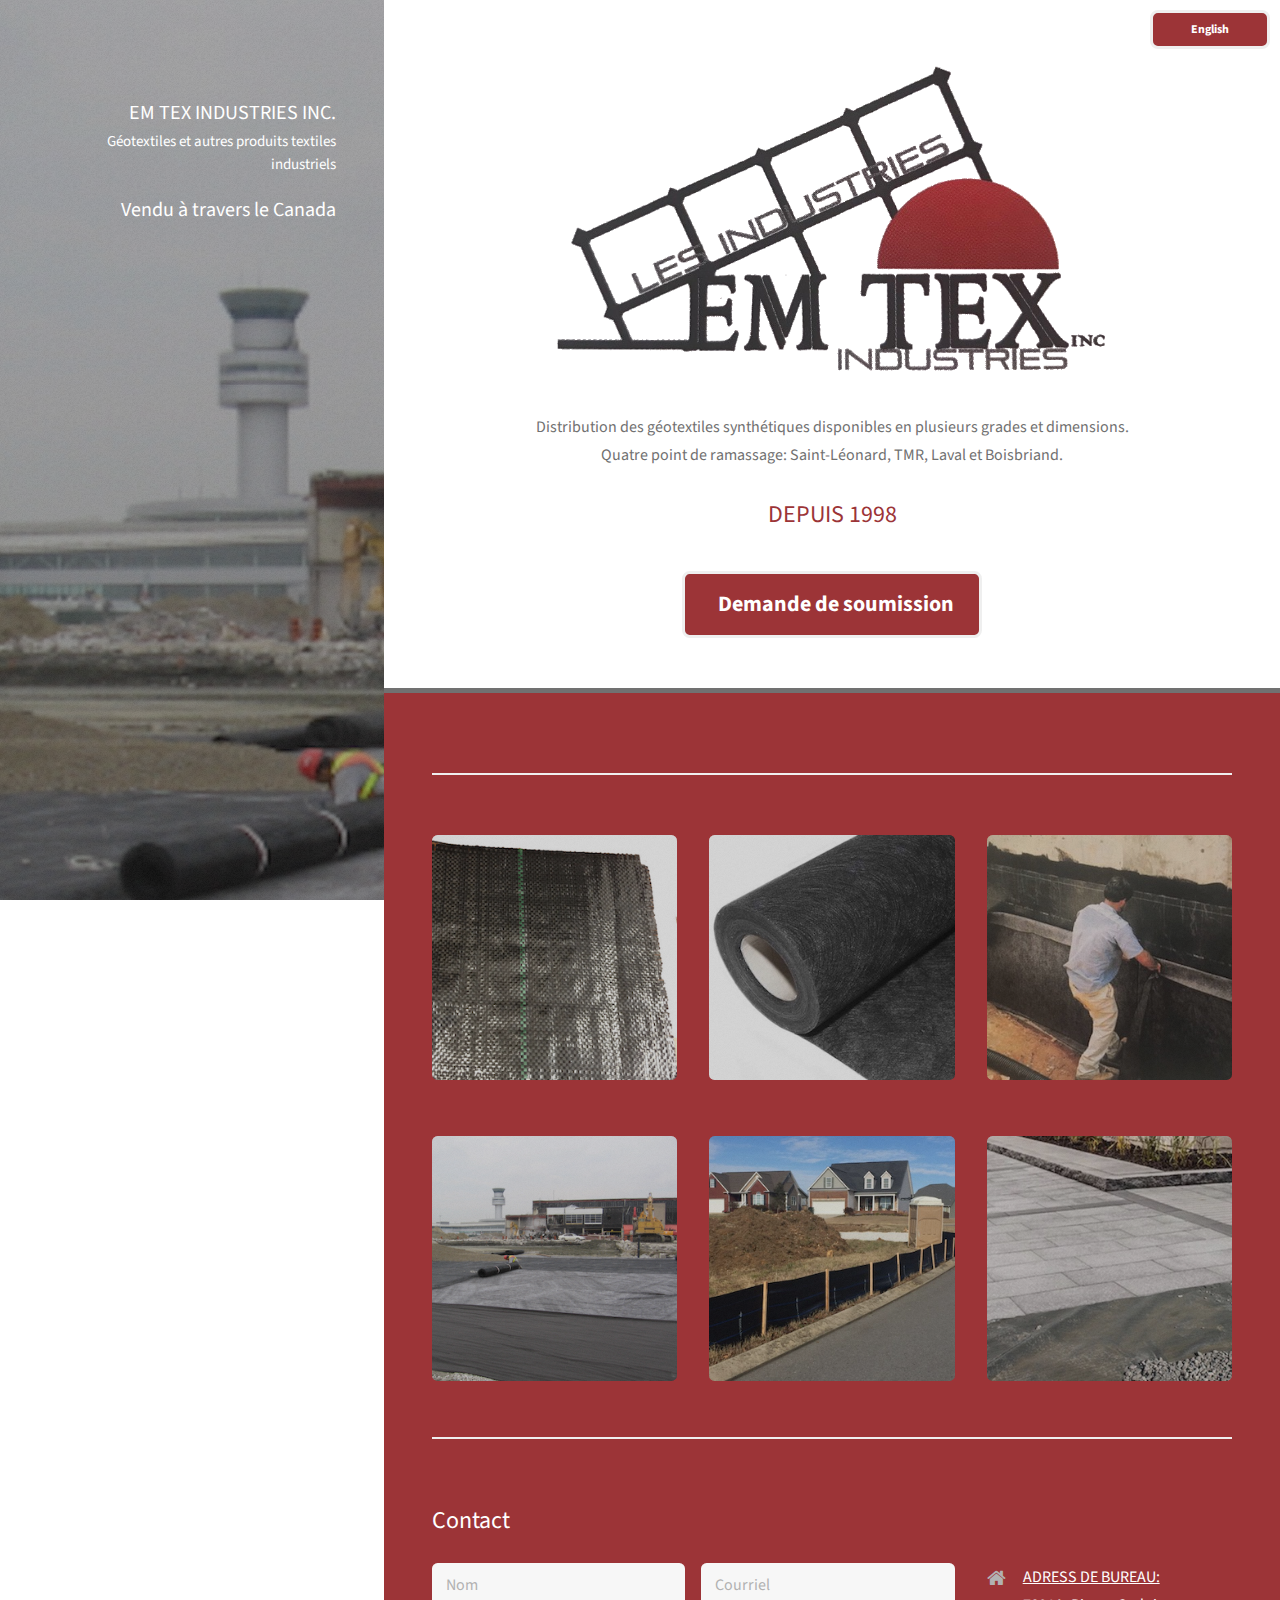
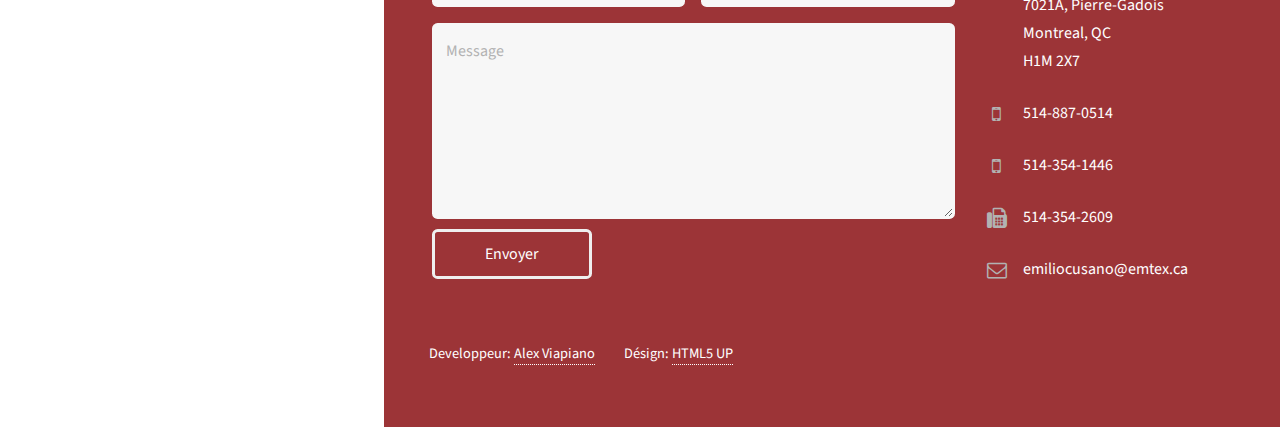
<file: index.html>
<!DOCTYPE HTML>
<!--
	Strata by HTML5 UP
	html5up.net | @ajlkn
	Free for personal and commercial use under the CCA 3.0 license (html5up.net/license)
-->
<html>
	<head>
		<title>Em Text Industries Inc.</title>
		<link rel="icon" href="images/favicon.png" type="image/x-icon"/>
		<meta charset="utf-8" />
		<meta name="viewport" content="width=device-width, initial-scale=1, user-scalable=no" />
		<meta name="description" content="Geotextiles and Other Industrial Fabric Products" />	
		<link rel="stylesheet" href="https://cdnjs.cloudflare.com/ajax/libs/animate.css/3.7.0/animate.min.css">
		<link rel="stylesheet" href="assets/css/main.css" />
	</head>
	<body class="is-preload">

		<!-- Header -->
			<header id="header">
				<div class="inner">
					<h1><strong>EM TEX INDUSTRIES INC.</strong></h1>
					<h2 style="font-size: 15px;">
						Géotextiles et autres produits textiles industriels
						<br>
						<br>
						<b style="font-size: 20px;">Vendu à travers le Canada</b>
					</h2>
				</div>
			</header>

			<div style="text-align: right; padding: 10px;">
				<a href="en.html" class="button" style="background-color: #9c3437; color: #FFF !important; font-weight: bold; font-size: 12px; width: 40px; border-radius: 8px;">English</a>
			</div>

		<!-- Main (White Background) -->
		<div id="main" style="padding-bottom: 0px;"> 

				<!-- One -->
					<section id="one" class="animated zoomInDown delay-1s">
						<header class="major">
							<a href="#"><img src="images/logo.png" alt="" style="width: 70%; display: block; margin-left: auto; margin-right: auto; margin-bottom: 2em; min-width: 300px;" /></a>
						</header>
						<center style="color: #717171">
							<p>Distribution des géotextiles synthétiques disponibles en plusieurs grades et dimensions. 
							<br>
							Quatre point de ramassage: Saint-Léonard, TMR, Laval et Boisbriand.</p>
							<span style="font-size: 24px; color: #9c3437;">DEPUIS 1998</span>
						</center>
						<ul class="actions" style="margin-bottom: 50px; margin-top: 40px;">
							<li style="display: block; margin-left: auto; margin-right: auto;">
								<a href="#three" class="button animated jello delay-2s" style="background-color: #9c3437; color: #FFF !important; font-weight: bold; font-size: 22px; max-width: 300px;">Demande de soumission</a>
							</li>
						</ul>
					</section>
			
		</div>
		<!-- Main (Red Background) -->
		<div id="main" style="background-color: #9c3437; padding-top: 80px; border-top: solid 5px #717171;"> 

				<!-- Two -->
					<section id="two" style="border-top: solid 2px #efefef; padding-top: 60px; ">
						<div class="row">
								<article class="col-4 col-12-xsmall work-item">
									<a href="images/thumbs/01.jpg" class="image fit thumb"><img src="images/thumbs/01.jpg" alt="Woven Geosynthetics" /></a>
								</article>
								<article class="col-4 col-12-xsmall work-item">
									<a href="images/thumbs/02.jpg" class="image fit thumb"><img src="images/thumbs/02.jpg" alt="Non-Woven Geosynthetics" /></a>
								</article>
								<article class="col-4 col-12-xsmall work-item">
									<a href="images/thumbs/03.jpg" class="image fit thumb"><img src="images/thumbs/03.jpg" alt="" /></a>
								</article>
							</div>
	
							<div class="row">
								<article class="col-4 col-12-xsmall work-item">
									<a href="images/thumbs/04.jpg" class="image fit thumb"><img src="images/thumbs/04.jpg" alt="" /></a>
								</article>
								<article class="col-4 col-12-xsmall work-item">
									<a href="images/thumbs/05.jpg" class="image fit thumb"><img src="images/thumbs/05.jpg" alt="" /></a>
								</article>
								<article class="col-4 col-12-xsmall work-item">
									<a href="images/thumbs/06.jpg" class="image fit thumb"><img src="images/thumbs/06.jpg" alt="" /></a>
								</article>
							</div>
				</section>

				<!-- Three -->
					<section id="three" style="margin-top: 0px;">
						<h2>Contact</h2>
						<div class="row">
							<div class="col-8 col-12-small">

								<form method="post" action="https://formspree.io/emiliocusano@emtex.ca">
									<div class="row uniform">
										<div class="row gtr-uniform gtr-50">
											<div class="col-6 col-12-xsmall">
												<input style="color: #000;" type="text" name="demo-name" id="demo-name" value="" placeholder="Nom" />
											</div>
											<div class="col-6 col-12-xsmall">
												<input style="color: #000;" type="email" name="demo-email" id="demo-email" value="" placeholder="Courriel" />
											</div>
											<div class="col-12">
												<textarea name="demo-message" style="margin-bottom: 10px; color: #000;" id="demo-message" placeholder="Message" rows="6"></textarea>
											</div>
										</div>
										<div class="actions">
											<ul class="actions">
												<li><input type="submit" value="Envoyer" class="special" /></li>
											</ul>
										</div>
									</div>
								</form>

							</div>

							<div class="col-4 col-12-small">
								<ul class="labeled-icons">
									<li>
										<h3 class="icon fa-home"><span class="label">Address</span></h3>
										<u>ADRESS DE BUREAU:</u><br />
										7021A, Pierre-Gadois<br />
										Montreal, QC<br />
										H1M 2X7
									</li>
									<li>
										<h3 class="icon fa-mobile"><span class="label">Phone</span></h3>
										514-887-0514
									</li>
									<li>
										<h3 class="icon fa-mobile"><span class="label">Phone</span></h3>
										514-354-1446
									</li>
									<li>
										<h3 class="icon fa-fax"><span class="label">Phone</span></h3>
										514-354-2609
									</li>
									<li>
										<h3 class="icon fa-envelope-o"><span class="label">Email</span></h3>
										emiliocusano@emtex.ca
									</li>
									
								</ul>
							</div>

							<h5>Developpeur: <a href="https://alexviapiano.github.io/MyPortfolio/">Alex Viapiano</a></h5>
							<h5>Désign: <a href="http://html5up.net">HTML5 UP</a></h5>

						</div>

					</section>


				<!-- Four -->
				<!--
					<section id="four">
						<h2>Elements</h2>

						<section>
							<h4>Text</h4>
							<p>This is <b>bold</b> and this is <strong>strong</strong>. This is <i>italic</i> and this is <em>emphasized</em>.
							This is <sup>superscript</sup> text and this is <sub>subscript</sub> text.
							This is <u>underlined</u> and this is code: <code>for (;;) { ... }</code>. Finally, <a href="#">this is a link</a>.</p>
							<hr />
							<header>
								<h4>Heading with a Subtitle</h4>
								<p>Lorem ipsum dolor sit amet nullam id egestas urna aliquam</p>
							</header>
							<p>Nunc lacinia ante nunc ac lobortis. Interdum adipiscing gravida odio porttitor sem non mi integer non faucibus ornare mi ut ante amet placerat aliquet. Volutpat eu sed ante lacinia sapien lorem accumsan varius montes viverra nibh in adipiscing blandit tempus accumsan.</p>
							<header>
								<h5>Heading with a Subtitle</h5>
								<p>Lorem ipsum dolor sit amet nullam id egestas urna aliquam</p>
							</header>
							<p>Nunc lacinia ante nunc ac lobortis. Interdum adipiscing gravida odio porttitor sem non mi integer non faucibus ornare mi ut ante amet placerat aliquet. Volutpat eu sed ante lacinia sapien lorem accumsan varius montes viverra nibh in adipiscing blandit tempus accumsan.</p>
							<hr />
							<h2>Heading Level 2</h2>
							<h3>Heading Level 3</h3>
							<h4>Heading Level 4</h4>
							<h5>Heading Level 5</h5>
							<h6>Heading Level 6</h6>
							<hr />
							<h5>Blockquote</h5>
							<blockquote>Fringilla nisl. Donec accumsan interdum nisi, quis tincidunt felis sagittis eget tempus euismod. Vestibulum ante ipsum primis in faucibus vestibulum. Blandit adipiscing eu felis iaculis volutpat ac adipiscing accumsan faucibus. Vestibulum ante ipsum primis in faucibus lorem ipsum dolor sit amet nullam adipiscing eu felis.</blockquote>
							<h5>Preformatted</h5>
							<pre><code>i = 0;

while (!deck.isInOrder()) {
print 'Iteration ' + i;
deck.shuffle();
i++;
}

print 'It took ' + i + ' iterations to sort the deck.';</code></pre>
						</section>

						<section>
							<h4>Lists</h4>
							<div class="row">
								<div class="col-6 col-12-xsmall">
									<h5>Unordered</h5>
									<ul>
										<li>Dolor pulvinar etiam magna etiam.</li>
										<li>Sagittis adipiscing lorem eleifend.</li>
										<li>Felis enim feugiat dolore viverra.</li>
									</ul>
									<h5>Alternate</h5>
									<ul class="alt">
										<li>Dolor pulvinar etiam magna etiam.</li>
										<li>Sagittis adipiscing lorem eleifend.</li>
										<li>Felis enim feugiat dolore viverra.</li>
									</ul>
								</div>
								<div class="col-6 col-12-xsmall">
									<h5>Ordered</h5>
									<ol>
										<li>Dolor pulvinar etiam magna etiam.</li>
										<li>Etiam vel felis at lorem sed viverra.</li>
										<li>Felis enim feugiat dolore viverra.</li>
										<li>Dolor pulvinar etiam magna etiam.</li>
										<li>Etiam vel felis at lorem sed viverra.</li>
										<li>Felis enim feugiat dolore viverra.</li>
									</ol>
									<h5>Icons</h5>
									<ul class="icons">
										<li><a href="#" class="icon fa-twitter"><span class="label">Twitter</span></a></li>
										<li><a href="#" class="icon fa-facebook"><span class="label">Facebook</span></a></li>
										<li><a href="#" class="icon fa-instagram"><span class="label">Instagram</span></a></li>
										<li><a href="#" class="icon fa-github"><span class="label">Github</span></a></li>
										<li><a href="#" class="icon fa-dribbble"><span class="label">Dribbble</span></a></li>
										<li><a href="#" class="icon fa-tumblr"><span class="label">Tumblr</span></a></li>
									</ul>
								</div>
							</div>
							<h5>Actions</h5>
							<ul class="actions">
								<li><a href="#" class="button primary">Default</a></li>
								<li><a href="#" class="button">Default</a></li>
							</ul>
							<ul class="actions small">
								<li><a href="#" class="button primary small">Small</a></li>
								<li><a href="#" class="button small">Small</a></li>
							</ul>
							<div class="row">
								<div class="col-6 col-12-small">
									<ul class="actions stacked">
										<li><a href="#" class="button primary">Default</a></li>
										<li><a href="#" class="button">Default</a></li>
									</ul>
								</div>
								<div class="col-6 col-12-small">
									<ul class="actions stacked">
										<li><a href="#" class="button primary small">Small</a></li>
										<li><a href="#" class="button small">Small</a></li>
									</ul>
								</div>
								<div class="col-6 col-12-small">
									<ul class="actions stacked">
										<li><a href="#" class="button primary fit">Default</a></li>
										<li><a href="#" class="button fit">Default</a></li>
									</ul>
								</div>
								<div class="col-6 col-12-small">
									<ul class="actions stacked">
										<li><a href="#" class="button primary small fit">Small</a></li>
										<li><a href="#" class="button small fit">Small</a></li>
									</ul>
								</div>
							</div>
						</section>

						<section>
							<h4>Table</h4>
							<h5>Default</h5>
							<div class="table-wrapper">
								<table>
									<thead>
										<tr>
											<th>Name</th>
											<th>Description</th>
											<th>Price</th>
										</tr>
									</thead>
									<tbody>
										<tr>
											<td>Item One</td>
											<td>Ante turpis integer aliquet porttitor.</td>
											<td>29.99</td>
										</tr>
										<tr>
											<td>Item Two</td>
											<td>Vis ac commodo adipiscing arcu aliquet.</td>
											<td>19.99</td>
										</tr>
										<tr>
											<td>Item Three</td>
											<td> Morbi faucibus arcu accumsan lorem.</td>
											<td>29.99</td>
										</tr>
										<tr>
											<td>Item Four</td>
											<td>Vitae integer tempus condimentum.</td>
											<td>19.99</td>
										</tr>
										<tr>
											<td>Item Five</td>
											<td>Ante turpis integer aliquet porttitor.</td>
											<td>29.99</td>
										</tr>
									</tbody>
									<tfoot>
										<tr>
											<td colspan="2"></td>
											<td>100.00</td>
										</tr>
									</tfoot>
								</table>
							</div>

							<h5>Alternate</h5>
							<div class="table-wrapper">
								<table class="alt">
									<thead>
										<tr>
											<th>Name</th>
											<th>Description</th>
											<th>Price</th>
										</tr>
									</thead>
									<tbody>
										<tr>
											<td>Item One</td>
											<td>Ante turpis integer aliquet porttitor.</td>
											<td>29.99</td>
										</tr>
										<tr>
											<td>Item Two</td>
											<td>Vis ac commodo adipiscing arcu aliquet.</td>
											<td>19.99</td>
										</tr>
										<tr>
											<td>Item Three</td>
											<td> Morbi faucibus arcu accumsan lorem.</td>
											<td>29.99</td>
										</tr>
										<tr>
											<td>Item Four</td>
											<td>Vitae integer tempus condimentum.</td>
											<td>19.99</td>
										</tr>
										<tr>
											<td>Item Five</td>
											<td>Ante turpis integer aliquet porttitor.</td>
											<td>29.99</td>
										</tr>
									</tbody>
									<tfoot>
										<tr>
											<td colspan="2"></td>
											<td>100.00</td>
										</tr>
									</tfoot>
								</table>
							</div>
						</section>

						<section>
							<h4>Buttons</h4>
							<ul class="actions">
								<li><a href="#" class="button primary">Primary</a></li>
								<li><a href="#" class="button">Default</a></li>
							</ul>
							<ul class="actions">
								<li><a href="#" class="button large">Large</a></li>
								<li><a href="#" class="button">Default</a></li>
								<li><a href="#" class="button small">Small</a></li>
							</ul>
							<ul class="actions fit">
								<li><a href="#" class="button primary fit">Fit</a></li>
								<li><a href="#" class="button fit">Fit</a></li>
							</ul>
							<ul class="actions fit small">
								<li><a href="#" class="button primary fit small">Fit + Small</a></li>
								<li><a href="#" class="button fit small">Fit + Small</a></li>
							</ul>
							<ul class="actions">
								<li><a href="#" class="button primary icon fa-download">Icon</a></li>
								<li><a href="#" class="button icon fa-download">Icon</a></li>
							</ul>
							<ul class="actions">
								<li><span class="button primary disabled">Primary</span></li>
								<li><span class="button disabled">Default</span></li>
							</ul>
						</section>

						<section>
							<h4>Form</h4>
							<form method="post" action="#">
								<div class="row gtr-uniform gtr-50">
									<div class="col-6 col-12-xsmall">
										<input type="text" name="demo-name" id="demo-name" value="" placeholder="Name" />
									</div>
									<div class="col-6 col-12-xsmall">
										<input type="email" name="demo-email" id="demo-email" value="" placeholder="Email" />
									</div>
									<div class="col-12">
										<select name="demo-category" id="demo-category">
											<option value="">- Category -</option>
											<option value="1">Manufacturing</option>
											<option value="1">Shipping</option>
											<option value="1">Administration</option>
											<option value="1">Human Resources</option>
										</select>
									</div>
									<div class="col-4 col-12-small">
										<input type="radio" id="demo-priority-low" name="demo-priority" checked>
										<label for="demo-priority-low">Low Priority</label>
									</div>
									<div class="col-4 col-12-small">
										<input type="radio" id="demo-priority-normal" name="demo-priority">
										<label for="demo-priority-normal">Normal Priority</label>
									</div>
									<div class="col-4 col-12-small">
										<input type="radio" id="demo-priority-high" name="demo-priority">
										<label for="demo-priority-high">High Priority</label>
									</div>
									<div class="col-6 col-12-small">
										<input type="checkbox" id="demo-copy" name="demo-copy">
										<label for="demo-copy">Email me a copy of this message</label>
									</div>
									<div class="col-6 col-12-small">
										<input type="checkbox" id="demo-human" name="demo-human" checked>
										<label for="demo-human">I am a human and not a robot</label>
									</div>
									<div class="col-12">
										<textarea name="demo-message" id="demo-message" placeholder="Enter your message" rows="6"></textarea>
									</div>
									<div class="col-12">
										<ul class="actions">
											<li><input type="submit" value="Send Message" class="primary" /></li>
											<li><input type="reset" value="Reset" /></li>
										</ul>
									</div>
								</div>
							</form>
						</section>

						<section>
							<h4>Image</h4>
							<h5>Fit</h5>
							<div class="box alt">
								<div class="row gtr-50 gtr-uniform">
									<div class="col-12"><span class="image fit"><img src="images/fulls/05.jpg" alt="" /></span></div>
									<div class="col-4"><span class="image fit"><img src="images/thumbs/01.jpg" alt="" /></span></div>
									<div class="col-4"><span class="image fit"><img src="images/thumbs/02.jpg" alt="" /></span></div>
									<div class="col-4"><span class="image fit"><img src="images/thumbs/03.jpg" alt="" /></span></div>
									<div class="col-4"><span class="image fit"><img src="images/thumbs/04.jpg" alt="" /></span></div>
									<div class="col-4"><span class="image fit"><img src="images/thumbs/05.jpg" alt="" /></span></div>
									<div class="col-4"><span class="image fit"><img src="images/thumbs/06.jpg" alt="" /></span></div>
									<div class="col-4"><span class="image fit"><img src="images/thumbs/03.jpg" alt="" /></span></div>
									<div class="col-4"><span class="image fit"><img src="images/thumbs/02.jpg" alt="" /></span></div>
									<div class="col-4"><span class="image fit"><img src="images/thumbs/01.jpg" alt="" /></span></div>
								</div>
							</div>
							<h5>Left &amp; Right</h5>
							<p><span class="image left"><img src="images/avatar.jpg" alt="" /></span>Fringilla nisl. Donec accumsan interdum nisi, quis tincidunt felis sagittis eget. tempus euismod. Vestibulum ante ipsum primis in faucibus vestibulum. Blandit adipiscing eu felis iaculis volutpat ac adipiscing accumsan eu faucibus. Integer ac pellentesque praesent tincidunt felis sagittis eget. tempus euismod. Vestibulum ante ipsum primis in faucibus vestibulum. Blandit adipiscing eu felis iaculis volutpat ac adipiscing accumsan eu faucibus. Integer ac pellentesque praesent. Donec accumsan interdum nisi, quis tincidunt felis sagittis eget. tempus euismod. Vestibulum ante ipsum primis in faucibus vestibulum. Blandit adipiscing eu felis iaculis volutpat ac adipiscing accumsan eu faucibus. Integer ac pellentesque praesent tincidunt felis sagittis eget. tempus euismod. Vestibulum ante ipsum primis in faucibus vestibulum. Blandit adipiscing eu felis iaculis volutpat ac adipiscing accumsan eu faucibus. Integer ac pellentesque praesent.</p>
							<p><span class="image right"><img src="images/avatar.jpg" alt="" /></span>Fringilla nisl. Donec accumsan interdum nisi, quis tincidunt felis sagittis eget. tempus euismod. Vestibulum ante ipsum primis in faucibus vestibulum. Blandit adipiscing eu felis iaculis volutpat ac adipiscing accumsan eu faucibus. Integer ac pellentesque praesent tincidunt felis sagittis eget. tempus euismod. Vestibulum ante ipsum primis in faucibus vestibulum. Blandit adipiscing eu felis iaculis volutpat ac adipiscing accumsan eu faucibus. Integer ac pellentesque praesent. Donec accumsan interdum nisi, quis tincidunt felis sagittis eget. tempus euismod. Vestibulum ante ipsum primis in faucibus vestibulum. Blandit adipiscing eu felis iaculis volutpat ac adipiscing accumsan eu faucibus. Integer ac pellentesque praesent tincidunt felis sagittis eget. tempus euismod. Vestibulum ante ipsum primis in faucibus vestibulum. Blandit adipiscing eu felis iaculis volutpat ac adipiscing accumsan eu faucibus. Integer ac pellentesque praesent.</p>
						</section>

					</section>
				-->

		</div>

		<!-- Footer -->
			<footer id="footer">
				<div class="inner">
					<!--
					<ul class="icons">
						<li><a href="#" class="icon fa-twitter"><span class="label">Twitter</span></a></li>
						<li><a href="#" class="icon fa-github"><span class="label">Github</span></a></li>
						<li><a href="#" class="icon fa-dribbble"><span class="label">Dribbble</span></a></li>
						<li><a href="#" class="icon fa-envelope-o"><span class="label">Email</span></a></li>
					</ul>
					-->
				</div>
			</footer>

		</div>

		<!-- Scripts -->
			<script src="assets/js/jquery.min.js"></script>
			<script src="assets/js/jquery.poptrox.min.js"></script>
			<script src="assets/js/browser.min.js"></script>
			<script src="assets/js/breakpoints.min.js"></script>
			<script src="assets/js/util.js"></script>
			<script src="assets/js/main.js"></script>
	</body>
</html>
</file>
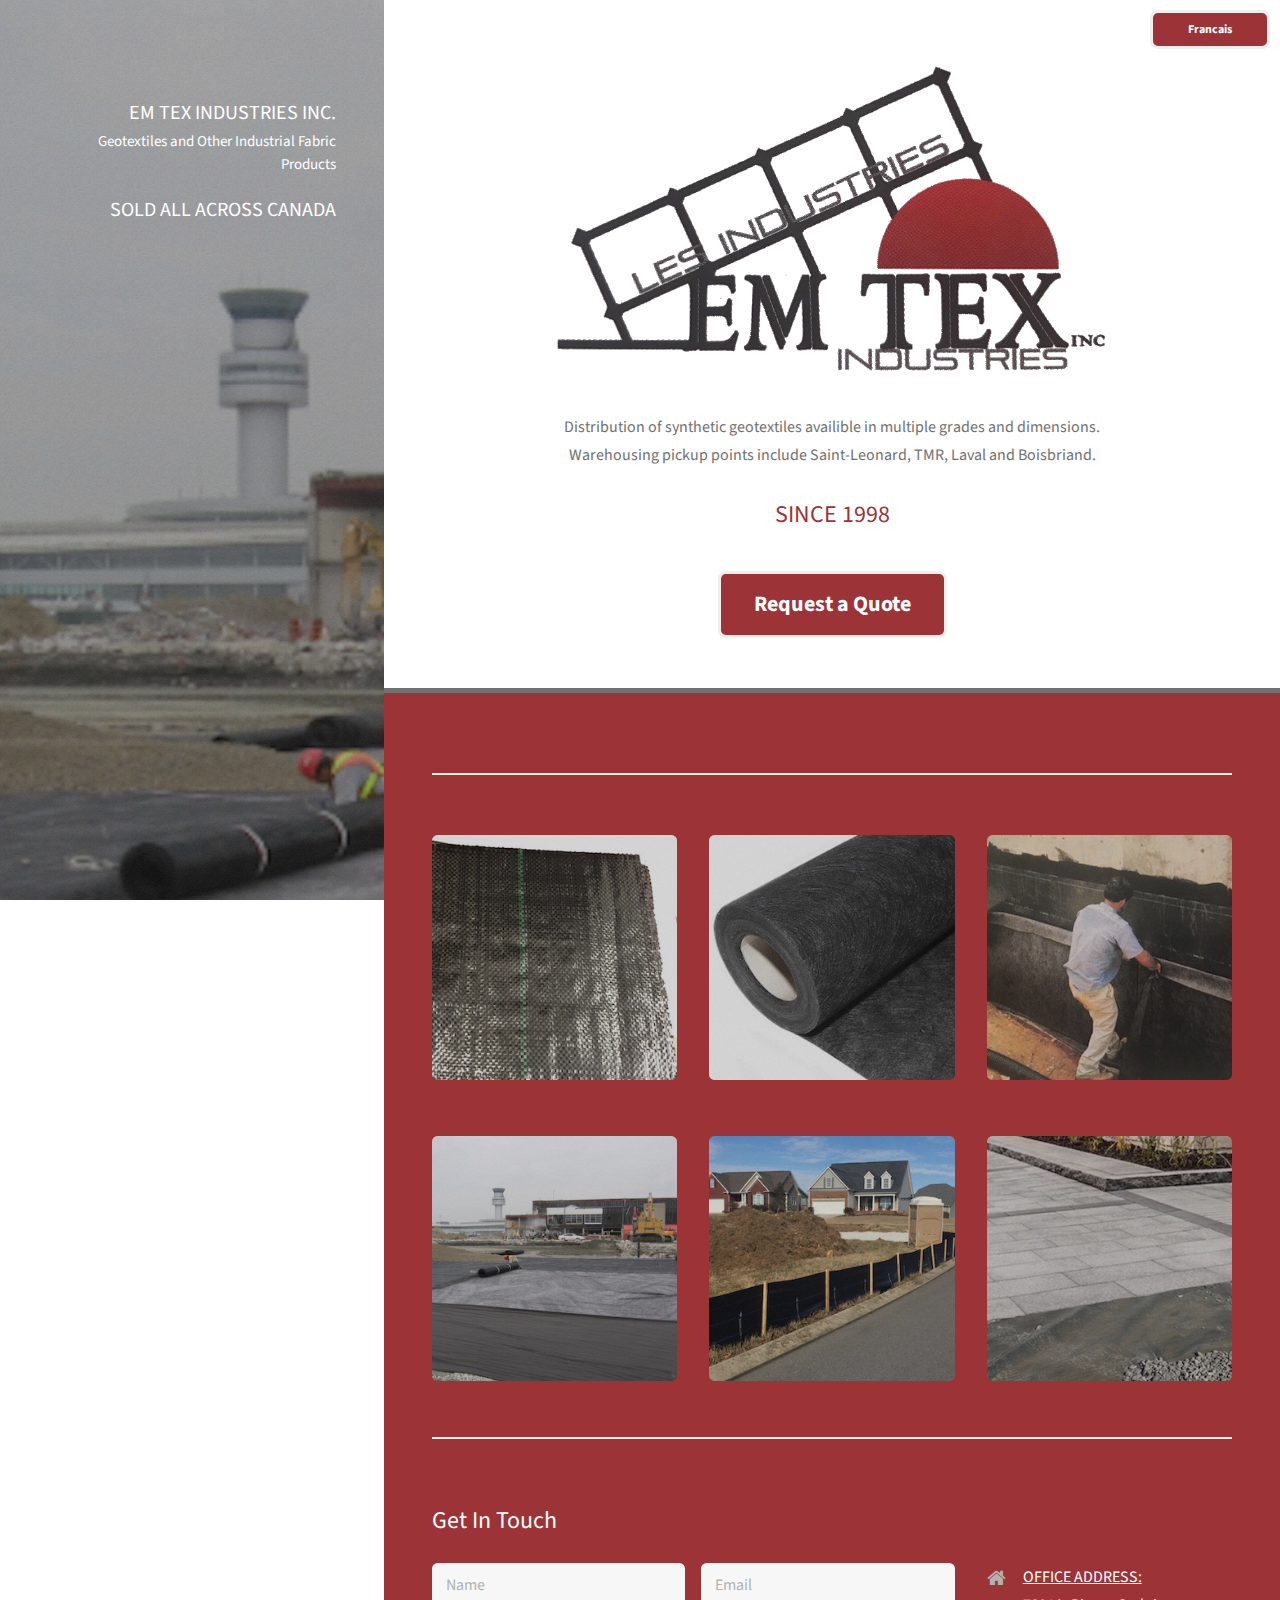
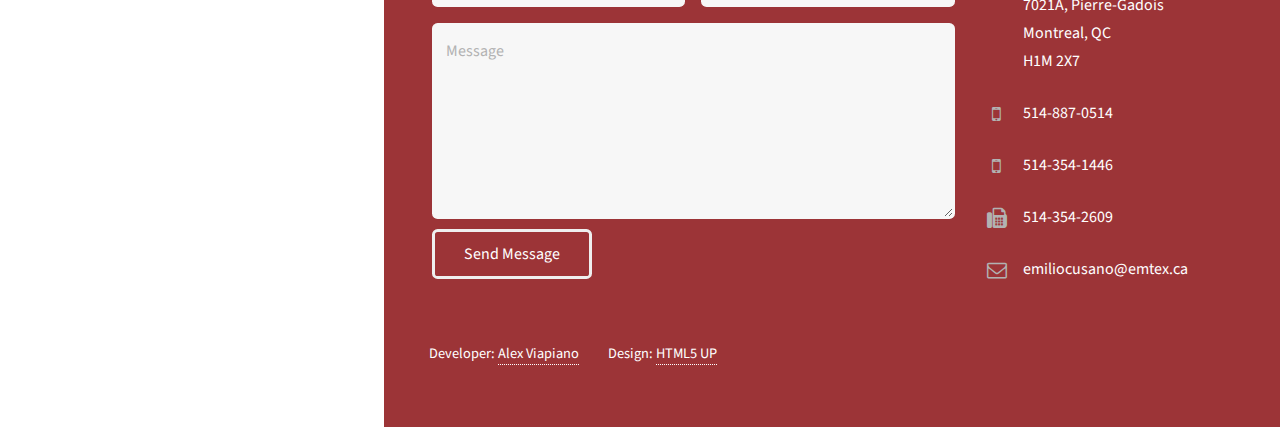
<file: en.html>
<!DOCTYPE HTML>
<!--
	Strata by HTML5 UP
	html5up.net | @ajlkn
	Free for personal and commercial use under the CCA 3.0 license (html5up.net/license)
-->
<html>
	<head>
		<title>Em Text Industries Inc.</title>
		<link rel="icon" href="images/favicon.png" type="image/x-icon"/>
		<meta charset="utf-8" />
		<meta name="viewport" content="width=device-width, initial-scale=1, user-scalable=no" />
		<meta name="description" content="Geotextiles and Other Industrial Fabric Products" />	
		<link rel="stylesheet" href="https://cdnjs.cloudflare.com/ajax/libs/animate.css/3.7.0/animate.min.css">
		<link rel="stylesheet" href="assets/css/main.css" />
	</head>
	<body class="is-preload">

		<!-- Header -->
			<header id="header">
				<div class="inner">
					<h1><strong>EM TEX INDUSTRIES INC.</strong></h1>
					<h2 style="font-size: 15px;">
						Geotextiles and Other Industrial Fabric Products
						<br>
						<br>
						<b style="font-size: 20px;">SOLD ALL ACROSS CANADA</b>
					</h2>
				</div>
			</header>

			<div style="text-align: right; padding: 10px;">
				<a href="index.html" class="button" style="background-color: #9c3437; color: #FFF !important; font-weight: bold; font-size: 12px; width: 40px; border-radius: 8px;">Francais</a>
			</div>

		<!-- Main (White Background) -->
		<div id="main" style="padding-bottom: 0px;"> 

				<!-- One -->
					<section id="one" class="animated zoomInDown delay-1s">
						<header class="major">
							<a href="#"><img src="images/logo.png" alt="" style="width: 70%; display: block; margin-left: auto; margin-right: auto; margin-bottom: 2em; min-width: 300px;" /></a>
						</header>
						<center style="color: #717171">
							<p>Distribution of synthetic geotextiles availible in multiple grades and dimensions.
							<br>
							Warehousing pickup points include Saint-Leonard, TMR, Laval and Boisbriand.</p>
							<span style="font-size: 24px; color: #9c3437;">SINCE 1998</span>
						</center>
						<ul class="actions" style="margin-bottom: 50px; margin-top: 40px;">
							<li style="display: block; margin-left: auto; margin-right: auto;">
								<a href="#three" class="button animated jello delay-2s" style="background-color: #9c3437; color: #FFF !important; font-weight: bold; font-size: 22px; max-width: 250px;">Request a Quote</a>
							</li>
						</ul>
					</section>
			
		</div>
		<!-- Main (Red Background) -->
		<div id="main" style="background-color: #9c3437; padding-top: 80px; border-top: solid 5px #717171;"> 

				<!-- Two -->
					<section id="two" style="border-top: solid 2px #efefef; padding-top: 60px; ">
						<div class="row">
							<article class="col-4 col-12-xsmall work-item">
								<a href="images/thumbs/01.jpg" class="image fit thumb"><img src="images/thumbs/01.jpg" alt="Woven Geosynthetics" /></a>
							</article>
							<article class="col-4 col-12-xsmall work-item">
								<a href="images/thumbs/02.jpg" class="image fit thumb"><img src="images/thumbs/02.jpg" alt="Non-Woven Geosynthetics" /></a>
							</article>
							<article class="col-4 col-12-xsmall work-item">
								<a href="images/thumbs/03.jpg" class="image fit thumb"><img src="images/thumbs/03.jpg" alt="" /></a>
							</article>
						</div>

						<div class="row">
							<article class="col-4 col-12-xsmall work-item">
								<a href="images/thumbs/04.jpg" class="image fit thumb"><img src="images/thumbs/04.jpg" alt="" /></a>
							</article>
							<article class="col-4 col-12-xsmall work-item">
								<a href="images/thumbs/05.jpg" class="image fit thumb"><img src="images/thumbs/05.jpg" alt="" /></a>
							</article>
							<article class="col-4 col-12-xsmall work-item">
								<a href="images/thumbs/06.jpg" class="image fit thumb"><img src="images/thumbs/06.jpg" alt="" /></a>
							</article>
						</div>
				</section>

				<!-- Three -->
					<section id="three" style="margin-top: 0;">
						<h2>Get In Touch</h2>
						<div class="row">
							<div class="col-8 col-12-small">

								<form method="post" action="https://formspree.io/emiliocusano@emtex.ca">
									<div class="row uniform">
										<div class="row gtr-uniform gtr-50">
											<div class="col-6 col-12-xsmall">
												<input style="color: #000;" type="text" name="demo-name" id="demo-name" value="" placeholder="Name" />
											</div>
											<div class="col-6 col-12-xsmall">
												<input style="color: #000;" type="email" name="demo-email" id="demo-email" value="" placeholder="Email" />
											</div>
											<div class="col-12">
												<textarea name="demo-message" style="margin-bottom: 10px; color: #000;" id="demo-message" placeholder="Message" rows="6"></textarea>
											</div>
										</div>
										<div class="actions">
											<ul class="actions">
												<li><input type="submit" value="Send Message" class="special" /></li>
											</ul>
										</div>
									</div>
								</form>

							</div>

							<div class="col-4 col-12-small">
								<ul class="labeled-icons">
									<li>
										<h3 class="icon fa-home"><span class="label">Address</span></h3>
										<u>OFFICE ADDRESS:</u><br />
										7021A, Pierre-Gadois<br />
										Montreal, QC<br />
										H1M 2X7
									</li>
									<li>
										<h3 class="icon fa-mobile"><span class="label">Phone</span></h3>
										514-887-0514
									</li>
									<li>
										<h3 class="icon fa-mobile"><span class="label">Phone</span></h3>
										514-354-1446
									</li>
									<li>
										<h3 class="icon fa-fax"><span class="label">Phone</span></h3>
										514-354-2609
									</li>
									<li>
										<h3 class="icon fa-envelope-o"><span class="label">Email</span></h3>
										emiliocusano@emtex.ca
									</li>
									
								</ul>
							</div>

							<h5>Developer: <a href="https://alexviapiano.github.io/MyPortfolio/">Alex Viapiano</a></h5>
							<h5>Design: <a href="http://html5up.net">HTML5 UP</a></h5>

						</div>

					</section>


				<!-- Four -->
				<!--
					<section id="four">
						<h2>Elements</h2>

						<section>
							<h4>Text</h4>
							<p>This is <b>bold</b> and this is <strong>strong</strong>. This is <i>italic</i> and this is <em>emphasized</em>.
							This is <sup>superscript</sup> text and this is <sub>subscript</sub> text.
							This is <u>underlined</u> and this is code: <code>for (;;) { ... }</code>. Finally, <a href="#">this is a link</a>.</p>
							<hr />
							<header>
								<h4>Heading with a Subtitle</h4>
								<p>Lorem ipsum dolor sit amet nullam id egestas urna aliquam</p>
							</header>
							<p>Nunc lacinia ante nunc ac lobortis. Interdum adipiscing gravida odio porttitor sem non mi integer non faucibus ornare mi ut ante amet placerat aliquet. Volutpat eu sed ante lacinia sapien lorem accumsan varius montes viverra nibh in adipiscing blandit tempus accumsan.</p>
							<header>
								<h5>Heading with a Subtitle</h5>
								<p>Lorem ipsum dolor sit amet nullam id egestas urna aliquam</p>
							</header>
							<p>Nunc lacinia ante nunc ac lobortis. Interdum adipiscing gravida odio porttitor sem non mi integer non faucibus ornare mi ut ante amet placerat aliquet. Volutpat eu sed ante lacinia sapien lorem accumsan varius montes viverra nibh in adipiscing blandit tempus accumsan.</p>
							<hr />
							<h2>Heading Level 2</h2>
							<h3>Heading Level 3</h3>
							<h4>Heading Level 4</h4>
							<h5>Heading Level 5</h5>
							<h6>Heading Level 6</h6>
							<hr />
							<h5>Blockquote</h5>
							<blockquote>Fringilla nisl. Donec accumsan interdum nisi, quis tincidunt felis sagittis eget tempus euismod. Vestibulum ante ipsum primis in faucibus vestibulum. Blandit adipiscing eu felis iaculis volutpat ac adipiscing accumsan faucibus. Vestibulum ante ipsum primis in faucibus lorem ipsum dolor sit amet nullam adipiscing eu felis.</blockquote>
							<h5>Preformatted</h5>
							<pre><code>i = 0;

while (!deck.isInOrder()) {
print 'Iteration ' + i;
deck.shuffle();
i++;
}

print 'It took ' + i + ' iterations to sort the deck.';</code></pre>
						</section>

						<section>
							<h4>Lists</h4>
							<div class="row">
								<div class="col-6 col-12-xsmall">
									<h5>Unordered</h5>
									<ul>
										<li>Dolor pulvinar etiam magna etiam.</li>
										<li>Sagittis adipiscing lorem eleifend.</li>
										<li>Felis enim feugiat dolore viverra.</li>
									</ul>
									<h5>Alternate</h5>
									<ul class="alt">
										<li>Dolor pulvinar etiam magna etiam.</li>
										<li>Sagittis adipiscing lorem eleifend.</li>
										<li>Felis enim feugiat dolore viverra.</li>
									</ul>
								</div>
								<div class="col-6 col-12-xsmall">
									<h5>Ordered</h5>
									<ol>
										<li>Dolor pulvinar etiam magna etiam.</li>
										<li>Etiam vel felis at lorem sed viverra.</li>
										<li>Felis enim feugiat dolore viverra.</li>
										<li>Dolor pulvinar etiam magna etiam.</li>
										<li>Etiam vel felis at lorem sed viverra.</li>
										<li>Felis enim feugiat dolore viverra.</li>
									</ol>
									<h5>Icons</h5>
									<ul class="icons">
										<li><a href="#" class="icon fa-twitter"><span class="label">Twitter</span></a></li>
										<li><a href="#" class="icon fa-facebook"><span class="label">Facebook</span></a></li>
										<li><a href="#" class="icon fa-instagram"><span class="label">Instagram</span></a></li>
										<li><a href="#" class="icon fa-github"><span class="label">Github</span></a></li>
										<li><a href="#" class="icon fa-dribbble"><span class="label">Dribbble</span></a></li>
										<li><a href="#" class="icon fa-tumblr"><span class="label">Tumblr</span></a></li>
									</ul>
								</div>
							</div>
							<h5>Actions</h5>
							<ul class="actions">
								<li><a href="#" class="button primary">Default</a></li>
								<li><a href="#" class="button">Default</a></li>
							</ul>
							<ul class="actions small">
								<li><a href="#" class="button primary small">Small</a></li>
								<li><a href="#" class="button small">Small</a></li>
							</ul>
							<div class="row">
								<div class="col-6 col-12-small">
									<ul class="actions stacked">
										<li><a href="#" class="button primary">Default</a></li>
										<li><a href="#" class="button">Default</a></li>
									</ul>
								</div>
								<div class="col-6 col-12-small">
									<ul class="actions stacked">
										<li><a href="#" class="button primary small">Small</a></li>
										<li><a href="#" class="button small">Small</a></li>
									</ul>
								</div>
								<div class="col-6 col-12-small">
									<ul class="actions stacked">
										<li><a href="#" class="button primary fit">Default</a></li>
										<li><a href="#" class="button fit">Default</a></li>
									</ul>
								</div>
								<div class="col-6 col-12-small">
									<ul class="actions stacked">
										<li><a href="#" class="button primary small fit">Small</a></li>
										<li><a href="#" class="button small fit">Small</a></li>
									</ul>
								</div>
							</div>
						</section>

						<section>
							<h4>Table</h4>
							<h5>Default</h5>
							<div class="table-wrapper">
								<table>
									<thead>
										<tr>
											<th>Name</th>
											<th>Description</th>
											<th>Price</th>
										</tr>
									</thead>
									<tbody>
										<tr>
											<td>Item One</td>
											<td>Ante turpis integer aliquet porttitor.</td>
											<td>29.99</td>
										</tr>
										<tr>
											<td>Item Two</td>
											<td>Vis ac commodo adipiscing arcu aliquet.</td>
											<td>19.99</td>
										</tr>
										<tr>
											<td>Item Three</td>
											<td> Morbi faucibus arcu accumsan lorem.</td>
											<td>29.99</td>
										</tr>
										<tr>
											<td>Item Four</td>
											<td>Vitae integer tempus condimentum.</td>
											<td>19.99</td>
										</tr>
										<tr>
											<td>Item Five</td>
											<td>Ante turpis integer aliquet porttitor.</td>
											<td>29.99</td>
										</tr>
									</tbody>
									<tfoot>
										<tr>
											<td colspan="2"></td>
											<td>100.00</td>
										</tr>
									</tfoot>
								</table>
							</div>

							<h5>Alternate</h5>
							<div class="table-wrapper">
								<table class="alt">
									<thead>
										<tr>
											<th>Name</th>
											<th>Description</th>
											<th>Price</th>
										</tr>
									</thead>
									<tbody>
										<tr>
											<td>Item One</td>
											<td>Ante turpis integer aliquet porttitor.</td>
											<td>29.99</td>
										</tr>
										<tr>
											<td>Item Two</td>
											<td>Vis ac commodo adipiscing arcu aliquet.</td>
											<td>19.99</td>
										</tr>
										<tr>
											<td>Item Three</td>
											<td> Morbi faucibus arcu accumsan lorem.</td>
											<td>29.99</td>
										</tr>
										<tr>
											<td>Item Four</td>
											<td>Vitae integer tempus condimentum.</td>
											<td>19.99</td>
										</tr>
										<tr>
											<td>Item Five</td>
											<td>Ante turpis integer aliquet porttitor.</td>
											<td>29.99</td>
										</tr>
									</tbody>
									<tfoot>
										<tr>
											<td colspan="2"></td>
											<td>100.00</td>
										</tr>
									</tfoot>
								</table>
							</div>
						</section>

						<section>
							<h4>Buttons</h4>
							<ul class="actions">
								<li><a href="#" class="button primary">Primary</a></li>
								<li><a href="#" class="button">Default</a></li>
							</ul>
							<ul class="actions">
								<li><a href="#" class="button large">Large</a></li>
								<li><a href="#" class="button">Default</a></li>
								<li><a href="#" class="button small">Small</a></li>
							</ul>
							<ul class="actions fit">
								<li><a href="#" class="button primary fit">Fit</a></li>
								<li><a href="#" class="button fit">Fit</a></li>
							</ul>
							<ul class="actions fit small">
								<li><a href="#" class="button primary fit small">Fit + Small</a></li>
								<li><a href="#" class="button fit small">Fit + Small</a></li>
							</ul>
							<ul class="actions">
								<li><a href="#" class="button primary icon fa-download">Icon</a></li>
								<li><a href="#" class="button icon fa-download">Icon</a></li>
							</ul>
							<ul class="actions">
								<li><span class="button primary disabled">Primary</span></li>
								<li><span class="button disabled">Default</span></li>
							</ul>
						</section>

						<section>
							<h4>Form</h4>
							<form method="post" action="#">
								<div class="row gtr-uniform gtr-50">
									<div class="col-6 col-12-xsmall">
										<input type="text" name="demo-name" id="demo-name" value="" placeholder="Name" />
									</div>
									<div class="col-6 col-12-xsmall">
										<input type="email" name="demo-email" id="demo-email" value="" placeholder="Email" />
									</div>
									<div class="col-12">
										<select name="demo-category" id="demo-category">
											<option value="">- Category -</option>
											<option value="1">Manufacturing</option>
											<option value="1">Shipping</option>
											<option value="1">Administration</option>
											<option value="1">Human Resources</option>
										</select>
									</div>
									<div class="col-4 col-12-small">
										<input type="radio" id="demo-priority-low" name="demo-priority" checked>
										<label for="demo-priority-low">Low Priority</label>
									</div>
									<div class="col-4 col-12-small">
										<input type="radio" id="demo-priority-normal" name="demo-priority">
										<label for="demo-priority-normal">Normal Priority</label>
									</div>
									<div class="col-4 col-12-small">
										<input type="radio" id="demo-priority-high" name="demo-priority">
										<label for="demo-priority-high">High Priority</label>
									</div>
									<div class="col-6 col-12-small">
										<input type="checkbox" id="demo-copy" name="demo-copy">
										<label for="demo-copy">Email me a copy of this message</label>
									</div>
									<div class="col-6 col-12-small">
										<input type="checkbox" id="demo-human" name="demo-human" checked>
										<label for="demo-human">I am a human and not a robot</label>
									</div>
									<div class="col-12">
										<textarea name="demo-message" id="demo-message" placeholder="Enter your message" rows="6"></textarea>
									</div>
									<div class="col-12">
										<ul class="actions">
											<li><input type="submit" value="Send Message" class="primary" /></li>
											<li><input type="reset" value="Reset" /></li>
										</ul>
									</div>
								</div>
							</form>
						</section>

						<section>
							<h4>Image</h4>
							<h5>Fit</h5>
							<div class="box alt">
								<div class="row gtr-50 gtr-uniform">
									<div class="col-12"><span class="image fit"><img src="images/fulls/05.jpg" alt="" /></span></div>
									<div class="col-4"><span class="image fit"><img src="images/thumbs/01.jpg" alt="" /></span></div>
									<div class="col-4"><span class="image fit"><img src="images/thumbs/02.jpg" alt="" /></span></div>
									<div class="col-4"><span class="image fit"><img src="images/thumbs/03.jpg" alt="" /></span></div>
									<div class="col-4"><span class="image fit"><img src="images/thumbs/04.jpg" alt="" /></span></div>
									<div class="col-4"><span class="image fit"><img src="images/thumbs/05.jpg" alt="" /></span></div>
									<div class="col-4"><span class="image fit"><img src="images/thumbs/06.jpg" alt="" /></span></div>
									<div class="col-4"><span class="image fit"><img src="images/thumbs/03.jpg" alt="" /></span></div>
									<div class="col-4"><span class="image fit"><img src="images/thumbs/02.jpg" alt="" /></span></div>
									<div class="col-4"><span class="image fit"><img src="images/thumbs/01.jpg" alt="" /></span></div>
								</div>
							</div>
							<h5>Left &amp; Right</h5>
							<p><span class="image left"><img src="images/avatar.jpg" alt="" /></span>Fringilla nisl. Donec accumsan interdum nisi, quis tincidunt felis sagittis eget. tempus euismod. Vestibulum ante ipsum primis in faucibus vestibulum. Blandit adipiscing eu felis iaculis volutpat ac adipiscing accumsan eu faucibus. Integer ac pellentesque praesent tincidunt felis sagittis eget. tempus euismod. Vestibulum ante ipsum primis in faucibus vestibulum. Blandit adipiscing eu felis iaculis volutpat ac adipiscing accumsan eu faucibus. Integer ac pellentesque praesent. Donec accumsan interdum nisi, quis tincidunt felis sagittis eget. tempus euismod. Vestibulum ante ipsum primis in faucibus vestibulum. Blandit adipiscing eu felis iaculis volutpat ac adipiscing accumsan eu faucibus. Integer ac pellentesque praesent tincidunt felis sagittis eget. tempus euismod. Vestibulum ante ipsum primis in faucibus vestibulum. Blandit adipiscing eu felis iaculis volutpat ac adipiscing accumsan eu faucibus. Integer ac pellentesque praesent.</p>
							<p><span class="image right"><img src="images/avatar.jpg" alt="" /></span>Fringilla nisl. Donec accumsan interdum nisi, quis tincidunt felis sagittis eget. tempus euismod. Vestibulum ante ipsum primis in faucibus vestibulum. Blandit adipiscing eu felis iaculis volutpat ac adipiscing accumsan eu faucibus. Integer ac pellentesque praesent tincidunt felis sagittis eget. tempus euismod. Vestibulum ante ipsum primis in faucibus vestibulum. Blandit adipiscing eu felis iaculis volutpat ac adipiscing accumsan eu faucibus. Integer ac pellentesque praesent. Donec accumsan interdum nisi, quis tincidunt felis sagittis eget. tempus euismod. Vestibulum ante ipsum primis in faucibus vestibulum. Blandit adipiscing eu felis iaculis volutpat ac adipiscing accumsan eu faucibus. Integer ac pellentesque praesent tincidunt felis sagittis eget. tempus euismod. Vestibulum ante ipsum primis in faucibus vestibulum. Blandit adipiscing eu felis iaculis volutpat ac adipiscing accumsan eu faucibus. Integer ac pellentesque praesent.</p>
						</section>

					</section>
				-->

		</div>

		<!-- Footer -->
			<footer id="footer">
				<div class="inner">
					<!--
					<ul class="icons">
						<li><a href="#" class="icon fa-twitter"><span class="label">Twitter</span></a></li>
						<li><a href="#" class="icon fa-github"><span class="label">Github</span></a></li>
						<li><a href="#" class="icon fa-dribbble"><span class="label">Dribbble</span></a></li>
						<li><a href="#" class="icon fa-envelope-o"><span class="label">Email</span></a></li>
					</ul>
					-->
				</div>
			</footer>

		</div>

		<!-- Scripts -->
			<script src="assets/js/jquery.min.js"></script>
			<script src="assets/js/jquery.poptrox.min.js"></script>
			<script src="assets/js/browser.min.js"></script>
			<script src="assets/js/breakpoints.min.js"></script>
			<script src="assets/js/util.js"></script>
			<script src="assets/js/main.js"></script>
	</body>
</html>
</file>
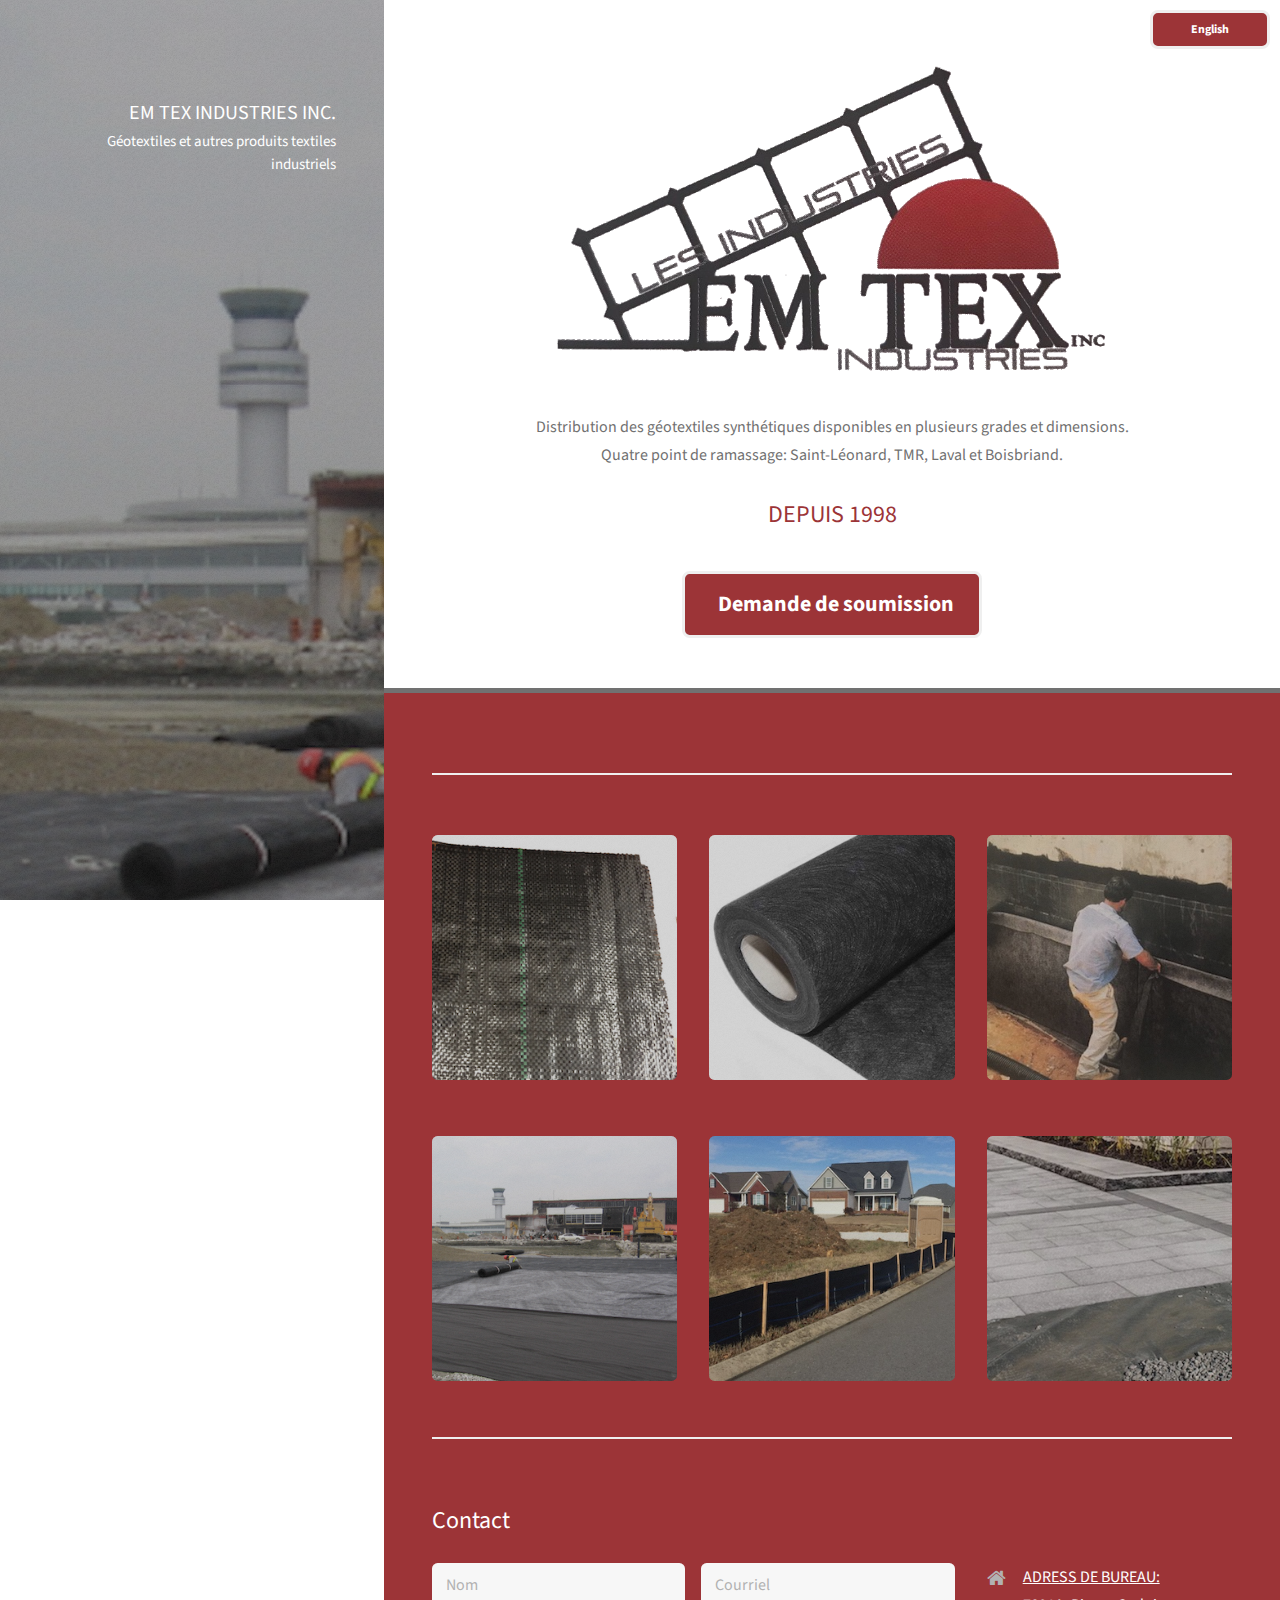
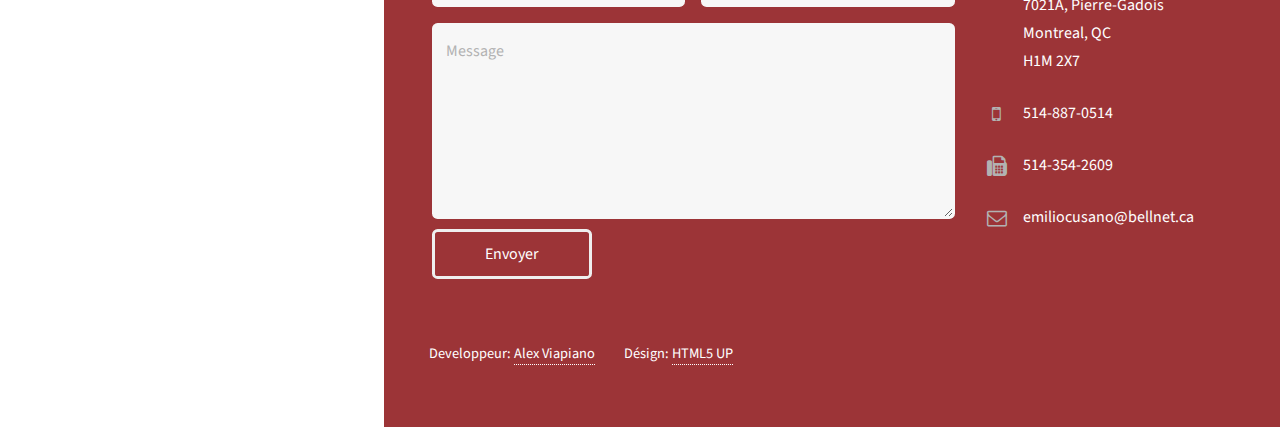
<file: fr.html>
<!DOCTYPE HTML>
<!--
	Strata by HTML5 UP
	html5up.net | @ajlkn
	Free for personal and commercial use under the CCA 3.0 license (html5up.net/license)
-->
<html>
	<head>
		<title>Em Text Industries Inc.</title>
		<link rel="icon" href="images/favicon.png" type="image/x-icon"/>
		<meta charset="utf-8" />
		<meta name="viewport" content="width=device-width, initial-scale=1, user-scalable=no" />
		<meta name="description" content="Geotextiles and Other Industrial Fabric Products" />	
		<link rel="stylesheet" href="https://cdnjs.cloudflare.com/ajax/libs/animate.css/3.7.0/animate.min.css">
		<link rel="stylesheet" href="assets/css/main.css" />
	</head>
	<body class="is-preload">

		<!-- Header -->
			<header id="header">
				<div class="inner">
					<h1><strong>EM TEX INDUSTRIES INC.</strong></h1>
					<h2 style="font-size: 15px;">Géotextiles et autres produits textiles industriels</h2>
				</div>
			</header>

			<div style="text-align: right; padding: 10px;">
				<a href="./index.html" class="button" style="background-color: #9c3437; color: #FFF !important; font-weight: bold; font-size: 12px; width: 40px; border-radius: 8px;">English</a>
			</div>

		<!-- Main (White Background) -->
		<div id="main" style="padding-bottom: 0px;"> 

				<!-- One -->
					<section id="one" class="animated zoomInDown delay-1s">
						<header class="major">
							<a href="#"><img src="images/logo.png" alt="" style="width: 70%; display: block; margin-left: auto; margin-right: auto; margin-bottom: 2em; min-width: 300px;" /></a>
						</header>
						<center style="color: #717171">
							<p>Distribution des géotextiles synthétiques disponibles en plusieurs grades et dimensions. 
							<br>
							Quatre point de ramassage: Saint-Léonard, TMR, Laval et Boisbriand.</p>
							<span style="font-size: 24px; color: #9c3437;">DEPUIS 1998</span>
						</center>
						<ul class="actions" style="margin-bottom: 50px; margin-top: 40px;">
							<li style="display: block; margin-left: auto; margin-right: auto;">
								<a href="#three" class="button animated jello delay-2s" style="background-color: #9c3437; color: #FFF !important; font-weight: bold; font-size: 22px; max-width: 300px;">Demande de soumission</a>
							</li>
						</ul>
					</section>
			
		</div>
		<!-- Main (Red Background) -->
		<div id="main" style="background-color: #9c3437; padding-top: 80px; border-top: solid 5px #717171;"> 

				<!-- Two -->
					<section id="two" style="border-top: solid 2px #efefef; padding-top: 60px; ">
						<div class="row">
								<article class="col-4 col-12-xsmall work-item">
									<a href="images/thumbs/01.jpg" class="image fit thumb"><img src="images/thumbs/01.jpg" alt="Woven Geosynthetics" /></a>
								</article>
								<article class="col-4 col-12-xsmall work-item">
									<a href="images/thumbs/02.jpg" class="image fit thumb"><img src="images/thumbs/02.jpg" alt="Non-Woven Geosynthetics" /></a>
								</article>
								<article class="col-4 col-12-xsmall work-item">
									<a href="images/thumbs/03.jpg" class="image fit thumb"><img src="images/thumbs/03.jpg" alt="" /></a>
								</article>
							</div>
	
							<div class="row">
								<article class="col-4 col-12-xsmall work-item">
									<a href="images/thumbs/04.jpg" class="image fit thumb"><img src="images/thumbs/04.jpg" alt="" /></a>
								</article>
								<article class="col-4 col-12-xsmall work-item">
									<a href="images/thumbs/05.jpg" class="image fit thumb"><img src="images/thumbs/05.jpg" alt="" /></a>
								</article>
								<article class="col-4 col-12-xsmall work-item">
									<a href="images/thumbs/06.jpg" class="image fit thumb"><img src="images/thumbs/06.jpg" alt="" /></a>
								</article>
							</div>
				</section>

				<!-- Three -->
					<section id="three" style="margin-top: 0px;">
						<h2>Contact</h2>
						<div class="row">
							<div class="col-8 col-12-small">

								<form method="post" action="https://formspree.io/emiliocusano@bellnet.ca">
									<div class="row uniform">
										<div class="row gtr-uniform gtr-50">
											<div class="col-6 col-12-xsmall">
												<input type="text" name="demo-name" id="demo-name" value="" placeholder="Nom" />
											</div>
											<div class="col-6 col-12-xsmall">
												<input type="email" name="demo-email" id="demo-email" value="" placeholder="Courriel" />
											</div>
											<div class="col-12">
												<textarea name="demo-message" style="margin-bottom: 10px" id="demo-message" placeholder="Message" rows="6"></textarea>
											</div>
										</div>
										<div class="actions">
											<ul class="actions">
												<li><input type="submit" value="Envoyer" class="special" /></li>
											</ul>
										</div>
									</div>
								</form>

							</div>

							<div class="col-4 col-12-small">
								<ul class="labeled-icons">
									<li>
										<h3 class="icon fa-home"><span class="label">Address</span></h3>
										<u>ADRESS DE BUREAU:</u><br />
										7021A, Pierre-Gadois<br />
										Montreal, QC<br />
										H1M 2X7
									</li>
									<li>
										<h3 class="icon fa-mobile"><span class="label">Phone</span></h3>
										514-887-0514
									</li>
									<li>
										<h3 class="icon fa-fax"><span class="label">Phone</span></h3>
										514-354-2609
									</li>
									<li>
										<h3 class="icon fa-envelope-o"><span class="label">Email</span></h3>
										emiliocusano@bellnet.ca
									</li>
									
								</ul>
							</div>

							<h5>Developpeur: <a href="https://alexviapiano.github.io/MyPortfolio/">Alex Viapiano</a></h5>
							<h5>Désign: <a href="http://html5up.net">HTML5 UP</a></h5>

						</div>

					</section>


				<!-- Four -->
				<!--
					<section id="four">
						<h2>Elements</h2>

						<section>
							<h4>Text</h4>
							<p>This is <b>bold</b> and this is <strong>strong</strong>. This is <i>italic</i> and this is <em>emphasized</em>.
							This is <sup>superscript</sup> text and this is <sub>subscript</sub> text.
							This is <u>underlined</u> and this is code: <code>for (;;) { ... }</code>. Finally, <a href="#">this is a link</a>.</p>
							<hr />
							<header>
								<h4>Heading with a Subtitle</h4>
								<p>Lorem ipsum dolor sit amet nullam id egestas urna aliquam</p>
							</header>
							<p>Nunc lacinia ante nunc ac lobortis. Interdum adipiscing gravida odio porttitor sem non mi integer non faucibus ornare mi ut ante amet placerat aliquet. Volutpat eu sed ante lacinia sapien lorem accumsan varius montes viverra nibh in adipiscing blandit tempus accumsan.</p>
							<header>
								<h5>Heading with a Subtitle</h5>
								<p>Lorem ipsum dolor sit amet nullam id egestas urna aliquam</p>
							</header>
							<p>Nunc lacinia ante nunc ac lobortis. Interdum adipiscing gravida odio porttitor sem non mi integer non faucibus ornare mi ut ante amet placerat aliquet. Volutpat eu sed ante lacinia sapien lorem accumsan varius montes viverra nibh in adipiscing blandit tempus accumsan.</p>
							<hr />
							<h2>Heading Level 2</h2>
							<h3>Heading Level 3</h3>
							<h4>Heading Level 4</h4>
							<h5>Heading Level 5</h5>
							<h6>Heading Level 6</h6>
							<hr />
							<h5>Blockquote</h5>
							<blockquote>Fringilla nisl. Donec accumsan interdum nisi, quis tincidunt felis sagittis eget tempus euismod. Vestibulum ante ipsum primis in faucibus vestibulum. Blandit adipiscing eu felis iaculis volutpat ac adipiscing accumsan faucibus. Vestibulum ante ipsum primis in faucibus lorem ipsum dolor sit amet nullam adipiscing eu felis.</blockquote>
							<h5>Preformatted</h5>
							<pre><code>i = 0;

while (!deck.isInOrder()) {
print 'Iteration ' + i;
deck.shuffle();
i++;
}

print 'It took ' + i + ' iterations to sort the deck.';</code></pre>
						</section>

						<section>
							<h4>Lists</h4>
							<div class="row">
								<div class="col-6 col-12-xsmall">
									<h5>Unordered</h5>
									<ul>
										<li>Dolor pulvinar etiam magna etiam.</li>
										<li>Sagittis adipiscing lorem eleifend.</li>
										<li>Felis enim feugiat dolore viverra.</li>
									</ul>
									<h5>Alternate</h5>
									<ul class="alt">
										<li>Dolor pulvinar etiam magna etiam.</li>
										<li>Sagittis adipiscing lorem eleifend.</li>
										<li>Felis enim feugiat dolore viverra.</li>
									</ul>
								</div>
								<div class="col-6 col-12-xsmall">
									<h5>Ordered</h5>
									<ol>
										<li>Dolor pulvinar etiam magna etiam.</li>
										<li>Etiam vel felis at lorem sed viverra.</li>
										<li>Felis enim feugiat dolore viverra.</li>
										<li>Dolor pulvinar etiam magna etiam.</li>
										<li>Etiam vel felis at lorem sed viverra.</li>
										<li>Felis enim feugiat dolore viverra.</li>
									</ol>
									<h5>Icons</h5>
									<ul class="icons">
										<li><a href="#" class="icon fa-twitter"><span class="label">Twitter</span></a></li>
										<li><a href="#" class="icon fa-facebook"><span class="label">Facebook</span></a></li>
										<li><a href="#" class="icon fa-instagram"><span class="label">Instagram</span></a></li>
										<li><a href="#" class="icon fa-github"><span class="label">Github</span></a></li>
										<li><a href="#" class="icon fa-dribbble"><span class="label">Dribbble</span></a></li>
										<li><a href="#" class="icon fa-tumblr"><span class="label">Tumblr</span></a></li>
									</ul>
								</div>
							</div>
							<h5>Actions</h5>
							<ul class="actions">
								<li><a href="#" class="button primary">Default</a></li>
								<li><a href="#" class="button">Default</a></li>
							</ul>
							<ul class="actions small">
								<li><a href="#" class="button primary small">Small</a></li>
								<li><a href="#" class="button small">Small</a></li>
							</ul>
							<div class="row">
								<div class="col-6 col-12-small">
									<ul class="actions stacked">
										<li><a href="#" class="button primary">Default</a></li>
										<li><a href="#" class="button">Default</a></li>
									</ul>
								</div>
								<div class="col-6 col-12-small">
									<ul class="actions stacked">
										<li><a href="#" class="button primary small">Small</a></li>
										<li><a href="#" class="button small">Small</a></li>
									</ul>
								</div>
								<div class="col-6 col-12-small">
									<ul class="actions stacked">
										<li><a href="#" class="button primary fit">Default</a></li>
										<li><a href="#" class="button fit">Default</a></li>
									</ul>
								</div>
								<div class="col-6 col-12-small">
									<ul class="actions stacked">
										<li><a href="#" class="button primary small fit">Small</a></li>
										<li><a href="#" class="button small fit">Small</a></li>
									</ul>
								</div>
							</div>
						</section>

						<section>
							<h4>Table</h4>
							<h5>Default</h5>
							<div class="table-wrapper">
								<table>
									<thead>
										<tr>
											<th>Name</th>
											<th>Description</th>
											<th>Price</th>
										</tr>
									</thead>
									<tbody>
										<tr>
											<td>Item One</td>
											<td>Ante turpis integer aliquet porttitor.</td>
											<td>29.99</td>
										</tr>
										<tr>
											<td>Item Two</td>
											<td>Vis ac commodo adipiscing arcu aliquet.</td>
											<td>19.99</td>
										</tr>
										<tr>
											<td>Item Three</td>
											<td> Morbi faucibus arcu accumsan lorem.</td>
											<td>29.99</td>
										</tr>
										<tr>
											<td>Item Four</td>
											<td>Vitae integer tempus condimentum.</td>
											<td>19.99</td>
										</tr>
										<tr>
											<td>Item Five</td>
											<td>Ante turpis integer aliquet porttitor.</td>
											<td>29.99</td>
										</tr>
									</tbody>
									<tfoot>
										<tr>
											<td colspan="2"></td>
											<td>100.00</td>
										</tr>
									</tfoot>
								</table>
							</div>

							<h5>Alternate</h5>
							<div class="table-wrapper">
								<table class="alt">
									<thead>
										<tr>
											<th>Name</th>
											<th>Description</th>
											<th>Price</th>
										</tr>
									</thead>
									<tbody>
										<tr>
											<td>Item One</td>
											<td>Ante turpis integer aliquet porttitor.</td>
											<td>29.99</td>
										</tr>
										<tr>
											<td>Item Two</td>
											<td>Vis ac commodo adipiscing arcu aliquet.</td>
											<td>19.99</td>
										</tr>
										<tr>
											<td>Item Three</td>
											<td> Morbi faucibus arcu accumsan lorem.</td>
											<td>29.99</td>
										</tr>
										<tr>
											<td>Item Four</td>
											<td>Vitae integer tempus condimentum.</td>
											<td>19.99</td>
										</tr>
										<tr>
											<td>Item Five</td>
											<td>Ante turpis integer aliquet porttitor.</td>
											<td>29.99</td>
										</tr>
									</tbody>
									<tfoot>
										<tr>
											<td colspan="2"></td>
											<td>100.00</td>
										</tr>
									</tfoot>
								</table>
							</div>
						</section>

						<section>
							<h4>Buttons</h4>
							<ul class="actions">
								<li><a href="#" class="button primary">Primary</a></li>
								<li><a href="#" class="button">Default</a></li>
							</ul>
							<ul class="actions">
								<li><a href="#" class="button large">Large</a></li>
								<li><a href="#" class="button">Default</a></li>
								<li><a href="#" class="button small">Small</a></li>
							</ul>
							<ul class="actions fit">
								<li><a href="#" class="button primary fit">Fit</a></li>
								<li><a href="#" class="button fit">Fit</a></li>
							</ul>
							<ul class="actions fit small">
								<li><a href="#" class="button primary fit small">Fit + Small</a></li>
								<li><a href="#" class="button fit small">Fit + Small</a></li>
							</ul>
							<ul class="actions">
								<li><a href="#" class="button primary icon fa-download">Icon</a></li>
								<li><a href="#" class="button icon fa-download">Icon</a></li>
							</ul>
							<ul class="actions">
								<li><span class="button primary disabled">Primary</span></li>
								<li><span class="button disabled">Default</span></li>
							</ul>
						</section>

						<section>
							<h4>Form</h4>
							<form method="post" action="#">
								<div class="row gtr-uniform gtr-50">
									<div class="col-6 col-12-xsmall">
										<input type="text" name="demo-name" id="demo-name" value="" placeholder="Name" />
									</div>
									<div class="col-6 col-12-xsmall">
										<input type="email" name="demo-email" id="demo-email" value="" placeholder="Email" />
									</div>
									<div class="col-12">
										<select name="demo-category" id="demo-category">
											<option value="">- Category -</option>
											<option value="1">Manufacturing</option>
											<option value="1">Shipping</option>
											<option value="1">Administration</option>
											<option value="1">Human Resources</option>
										</select>
									</div>
									<div class="col-4 col-12-small">
										<input type="radio" id="demo-priority-low" name="demo-priority" checked>
										<label for="demo-priority-low">Low Priority</label>
									</div>
									<div class="col-4 col-12-small">
										<input type="radio" id="demo-priority-normal" name="demo-priority">
										<label for="demo-priority-normal">Normal Priority</label>
									</div>
									<div class="col-4 col-12-small">
										<input type="radio" id="demo-priority-high" name="demo-priority">
										<label for="demo-priority-high">High Priority</label>
									</div>
									<div class="col-6 col-12-small">
										<input type="checkbox" id="demo-copy" name="demo-copy">
										<label for="demo-copy">Email me a copy of this message</label>
									</div>
									<div class="col-6 col-12-small">
										<input type="checkbox" id="demo-human" name="demo-human" checked>
										<label for="demo-human">I am a human and not a robot</label>
									</div>
									<div class="col-12">
										<textarea name="demo-message" id="demo-message" placeholder="Enter your message" rows="6"></textarea>
									</div>
									<div class="col-12">
										<ul class="actions">
											<li><input type="submit" value="Send Message" class="primary" /></li>
											<li><input type="reset" value="Reset" /></li>
										</ul>
									</div>
								</div>
							</form>
						</section>

						<section>
							<h4>Image</h4>
							<h5>Fit</h5>
							<div class="box alt">
								<div class="row gtr-50 gtr-uniform">
									<div class="col-12"><span class="image fit"><img src="images/fulls/05.jpg" alt="" /></span></div>
									<div class="col-4"><span class="image fit"><img src="images/thumbs/01.jpg" alt="" /></span></div>
									<div class="col-4"><span class="image fit"><img src="images/thumbs/02.jpg" alt="" /></span></div>
									<div class="col-4"><span class="image fit"><img src="images/thumbs/03.jpg" alt="" /></span></div>
									<div class="col-4"><span class="image fit"><img src="images/thumbs/04.jpg" alt="" /></span></div>
									<div class="col-4"><span class="image fit"><img src="images/thumbs/05.jpg" alt="" /></span></div>
									<div class="col-4"><span class="image fit"><img src="images/thumbs/06.jpg" alt="" /></span></div>
									<div class="col-4"><span class="image fit"><img src="images/thumbs/03.jpg" alt="" /></span></div>
									<div class="col-4"><span class="image fit"><img src="images/thumbs/02.jpg" alt="" /></span></div>
									<div class="col-4"><span class="image fit"><img src="images/thumbs/01.jpg" alt="" /></span></div>
								</div>
							</div>
							<h5>Left &amp; Right</h5>
							<p><span class="image left"><img src="images/avatar.jpg" alt="" /></span>Fringilla nisl. Donec accumsan interdum nisi, quis tincidunt felis sagittis eget. tempus euismod. Vestibulum ante ipsum primis in faucibus vestibulum. Blandit adipiscing eu felis iaculis volutpat ac adipiscing accumsan eu faucibus. Integer ac pellentesque praesent tincidunt felis sagittis eget. tempus euismod. Vestibulum ante ipsum primis in faucibus vestibulum. Blandit adipiscing eu felis iaculis volutpat ac adipiscing accumsan eu faucibus. Integer ac pellentesque praesent. Donec accumsan interdum nisi, quis tincidunt felis sagittis eget. tempus euismod. Vestibulum ante ipsum primis in faucibus vestibulum. Blandit adipiscing eu felis iaculis volutpat ac adipiscing accumsan eu faucibus. Integer ac pellentesque praesent tincidunt felis sagittis eget. tempus euismod. Vestibulum ante ipsum primis in faucibus vestibulum. Blandit adipiscing eu felis iaculis volutpat ac adipiscing accumsan eu faucibus. Integer ac pellentesque praesent.</p>
							<p><span class="image right"><img src="images/avatar.jpg" alt="" /></span>Fringilla nisl. Donec accumsan interdum nisi, quis tincidunt felis sagittis eget. tempus euismod. Vestibulum ante ipsum primis in faucibus vestibulum. Blandit adipiscing eu felis iaculis volutpat ac adipiscing accumsan eu faucibus. Integer ac pellentesque praesent tincidunt felis sagittis eget. tempus euismod. Vestibulum ante ipsum primis in faucibus vestibulum. Blandit adipiscing eu felis iaculis volutpat ac adipiscing accumsan eu faucibus. Integer ac pellentesque praesent. Donec accumsan interdum nisi, quis tincidunt felis sagittis eget. tempus euismod. Vestibulum ante ipsum primis in faucibus vestibulum. Blandit adipiscing eu felis iaculis volutpat ac adipiscing accumsan eu faucibus. Integer ac pellentesque praesent tincidunt felis sagittis eget. tempus euismod. Vestibulum ante ipsum primis in faucibus vestibulum. Blandit adipiscing eu felis iaculis volutpat ac adipiscing accumsan eu faucibus. Integer ac pellentesque praesent.</p>
						</section>

					</section>
				-->

		</div>

		<!-- Footer -->
			<footer id="footer">
				<div class="inner">
					<!--
					<ul class="icons">
						<li><a href="#" class="icon fa-twitter"><span class="label">Twitter</span></a></li>
						<li><a href="#" class="icon fa-github"><span class="label">Github</span></a></li>
						<li><a href="#" class="icon fa-dribbble"><span class="label">Dribbble</span></a></li>
						<li><a href="#" class="icon fa-envelope-o"><span class="label">Email</span></a></li>
					</ul>
					-->
				</div>
			</footer>

		</div>

		<!-- Scripts -->
			<script src="assets/js/jquery.min.js"></script>
			<script src="assets/js/jquery.poptrox.min.js"></script>
			<script src="assets/js/browser.min.js"></script>
			<script src="assets/js/breakpoints.min.js"></script>
			<script src="assets/js/util.js"></script>
			<script src="assets/js/main.js"></script>
	</body>
</html>
</file>
<file: assets/css/main.css>
@import url("font-awesome.min.css");
@import url("https://fonts.googleapis.com/css?family=Source+Sans+Pro:400,400italic");

/*
	Strata by HTML5 UP
	html5up.net | @ajlkn
	Free for personal and commercial use under the CCA 3.0 license (html5up.net/license)
*/

html, body, div, span, applet, object,
iframe, h1, h2, h3, h4, h5, h6, p, blockquote,
pre, a, abbr, acronym, address, big, cite,
code, del, dfn, em, img, ins, kbd, q, s, samp,
small, strike, strong, sub, sup, tt, var, b,
u, i, center, dl, dt, dd, ol, ul, li, fieldset,
form, label, legend, table, caption, tbody,
tfoot, thead, tr, th, td, article, aside,
canvas, details, embed, figure, figcaption,
footer, header, hgroup, menu, nav, output, ruby,
section, summary, time, mark, audio, video {
	margin: 0;
	padding: 0;
	border: 0;
	font-size: 100%;
	font: inherit;
	vertical-align: baseline;}

article, aside, details, figcaption, figure,
footer, header, hgroup, menu, nav, section {
	display: block;}

body {
	line-height: 1;
}

ol, ul {
	list-style: none;
}

blockquote, q {
	quotes: none;
}

	blockquote:before, blockquote:after, q:before, q:after {
		content: '';
		content: none;
	}

table {
	border-collapse: collapse;
	border-spacing: 0;
}

body {
	-webkit-text-size-adjust: none;
}

mark {
	background-color: transparent;
	color: inherit;
}

input::-moz-focus-inner {
	border: 0;
	padding: 0;
}

input, select, textarea {
	-moz-appearance: none;
	-webkit-appearance: none;
	-ms-appearance: none;
	appearance: none;
}

/* Basic */

	html {
		box-sizing: border-box;
	}

	*, *:before, *:after {
		box-sizing: inherit;
	}

	body {
		background: #fff;
	}

		body.is-preload *, body.is-preload *:before, body.is-preload *:after {
			-moz-animation: none !important;
			-webkit-animation: none !important;
			-ms-animation: none !important;
			animation: none !important;
			-moz-transition: none !important;
			-webkit-transition: none !important;
			-ms-transition: none !important;
			transition: none !important;
		}

	body, input, select, textarea {
		color: #FFF;
		font-family: "Source Sans Pro", Helvetica, sans-serif;
		font-size: 16pt;
		font-weight: 400;
		line-height: 1.75em;
	}

	a {
		-moz-transition: color 0.2s ease-in-out, border-color 0.2s ease-in-out;
		-webkit-transition: color 0.2s ease-in-out, border-color 0.2s ease-in-out;
		-ms-transition: color 0.2s ease-in-out, border-color 0.2s ease-in-out;
		transition: color 0.2s ease-in-out, border-color 0.2s ease-in-out;
		border-bottom: dotted 1px;
		color: #49bf9d;
		text-decoration: none;
	}

		a:hover {
			border-bottom-color: transparent;
			color: #49bf9d !important;
			text-decoration: none;
		}

	strong, b {
		color: #787878;
		font-weight: 400;
	}

	em, i {
		font-style: italic;
	}

	p {
		margin: 0 0 2em 0;
	}

	h1, h2, h3, h4, h5, h6 {
		color: #FFF;
		font-weight: 400;
		line-height: 1em;
		margin: 0 0 1em 0;
	}

		h1 a, h2 a, h3 a, h4 a, h5 a, h6 a {
			color: inherit;
			text-decoration: none;
		}

	h1 {
		font-size: 2em;
		line-height: 1.5em;
	}

	h2 {
		font-size: 1.5em;
		line-height: 1.5em;
	}

	h3 {
		font-size: 1.25em;
		line-height: 1.5em;
	}

	h4 {
		font-size: 1.1em;
		line-height: 1.5em;
	}

	h5 {
		font-size: 0.9em;
		line-height: 1.5em;
	}

	h6 {
		font-size: 0.7em;
		line-height: 1.5em;
	}

	sub {
		font-size: 0.8em;
		position: relative;
		top: 0.5em;
	}

	sup {
		font-size: 0.8em;
		position: relative;
		top: -0.5em;
	}

	hr {
		border: 0;
		border-bottom: solid 2px #efefef;
		margin: 2em 0;
	}

		hr.major {
			margin: 3em 0;
		}

	blockquote {
		border-left: solid 6px #efefef;
		font-style: italic;
		margin: 0 0 2em 0;
		padding: 0.5em 0 0.5em 1.5em;
	}

	code {
		background: #f7f7f7;
		border-radius: 0.35em;
		border: solid 2px #efefef;
		font-family: "Courier New", monospace;
		font-size: 0.9em;
		margin: 0 0.25em;
		padding: 0.25em 0.65em;
	}

	pre {
		-webkit-overflow-scrolling: touch;
		font-family: "Courier New", monospace;
		font-size: 0.9em;
		margin: 0 0 2em 0;
	}

		pre code {
			display: block;
			line-height: 1.75em;
			padding: 1em 1.5em;
			overflow-x: auto;
		}

	.align-left {
		text-align: left;
	}

	.align-center {
		text-align: center;
	}

	.align-right {
		text-align: right;
	}

/* Container */

	.container {
		margin: 0 auto;
		max-width: calc(100% - 4em);
		width: 100%;
	}

		.container.xsmall {
			width: 25%;
		}

		.container.small {
			width: 50%;
		}

		.container.medium {
			width: 75%;
		}

		.container.large {
			width: 125%;
		}

		.container.xlarge {
			width: 150%;
		}

		.container.max {
			width: 100%;
		}

		@media screen and (max-width: 980px) {

			.container {
				width: 100% !important;
				max-width: 100% !important;
			}

		}

		@media screen and (max-width: 480px) {

			.container {
				max-width: calc(100% - 3em);
			}

		}

/* Row */

	.row {
		display: flex;
		flex-wrap: wrap;
		box-sizing: border-box;
		align-items: stretch;
	}

		.row > * {
			box-sizing: border-box;
		}

		.row.gtr-uniform > * > :last-child {
			margin-bottom: 0;
		}

		.row.aln-left {
			justify-content: flex-start;
		}

		.row.aln-center {
			justify-content: center;
		}

		.row.aln-right {
			justify-content: flex-end;
		}

		.row.aln-top {
			align-items: flex-start;
		}

		.row.aln-middle {
			align-items: center;
		}

		.row.aln-bottom {
			align-items: flex-end;
		}

		.row > .imp {
			order: -1;
		}

		.row > .col-1 {
			width: 8.3333333333%;
		}

		.row > .off-1 {
			margin-left: 8.3333333333%;
		}

		.row > .col-2 {
			width: 16.6666666667%;
		}

		.row > .off-2 {
			margin-left: 16.6666666667%;
		}

		.row > .col-3 {
			width: 25%;
		}

		.row > .off-3 {
			margin-left: 25%;
		}

		.row > .col-4 {
			width: 33.3333333333%;
		}

		.row > .off-4 {
			margin-left: 33.3333333333%;
		}

		.row > .col-5 {
			width: 41.6666666667%;
		}

		.row > .off-5 {
			margin-left: 41.6666666667%;
		}

		.row > .col-6 {
			width: 50%;
		}

		.row > .off-6 {
			margin-left: 50%;
		}

		.row > .col-7 {
			width: 58.3333333333%;
		}

		.row > .off-7 {
			margin-left: 58.3333333333%;
		}

		.row > .col-8 {
			width: 66.6666666667%;
		}

		.row > .off-8 {
			margin-left: 66.6666666667%;
		}

		.row > .col-9 {
			width: 75%;
		}

		.row > .off-9 {
			margin-left: 75%;
		}

		.row > .col-10 {
			width: 83.3333333333%;
		}

		.row > .off-10 {
			margin-left: 83.3333333333%;
		}

		.row > .col-11 {
			width: 91.6666666667%;
		}

		.row > .off-11 {
			margin-left: 91.6666666667%;
		}

		.row > .col-12 {
			width: 100%;
		}

		.row > .off-12 {
			margin-left: 100%;
		}

		.row.gtr-0 {
			margin-top: 0;
			margin-left: 0em;
		}

			.row.gtr-0 > * {
				padding: 0 0 0 0em;
			}

			.row.gtr-0.gtr-uniform {
				margin-top: 0em;
			}

				.row.gtr-0.gtr-uniform > * {
					padding-top: 0em;
				}

		.row.gtr-25 {
			margin-top: 0;
			margin-left: -0.625em;
		}

			.row.gtr-25 > * {
				padding: 0 0 0 0.625em;
			}

			.row.gtr-25.gtr-uniform {
				margin-top: -0.625em;
			}

				.row.gtr-25.gtr-uniform > * {
					padding-top: 0.625em;
				}

		.row.gtr-50 {
			margin-top: 0;
			margin-left: -1.25em;
		}

			.row.gtr-50 > * {
				padding: 0 0 0 1.25em;
			}

			.row.gtr-50.gtr-uniform {
				margin-top: -1.25em;
			}

				.row.gtr-50.gtr-uniform > * {
					padding-top: 1.25em;
				}

		.row {
			margin-top: 0;
			margin-left: -2.5em;
		}

			.row > * {
				padding: 0 0 0 2.5em;
			}

			.row.gtr-uniform {
				margin-top: -2.5em;
			}

				.row.gtr-uniform > * {
					padding-top: 2.5em;
				}

		.row.gtr-150 {
			margin-top: 0;
			margin-left: -3.75em;
		}

			.row.gtr-150 > * {
				padding: 0 0 0 3.75em;
			}

			.row.gtr-150.gtr-uniform {
				margin-top: -3.75em;
			}

				.row.gtr-150.gtr-uniform > * {
					padding-top: 3.75em;
				}

		.row.gtr-200 {
			margin-top: 0;
			margin-left: -5em;
		}

			.row.gtr-200 > * {
				padding: 0 0 0 5em;
			}

			.row.gtr-200.gtr-uniform {
				margin-top: -5em;
			}

				.row.gtr-200.gtr-uniform > * {
					padding-top: 5em;
				}

		@media screen and (max-width: 1800px) {

			.row {
				display: flex;
				flex-wrap: wrap;
				box-sizing: border-box;
				align-items: stretch;
			}

				.row > * {
					box-sizing: border-box;
				}

				.row.gtr-uniform > * > :last-child {
					margin-bottom: 0;
				}

				.row.aln-left {
					justify-content: flex-start;
				}

				.row.aln-center {
					justify-content: center;
				}

				.row.aln-right {
					justify-content: flex-end;
				}

				.row.aln-top {
					align-items: flex-start;
				}

				.row.aln-middle {
					align-items: center;
				}

				.row.aln-bottom {
					align-items: flex-end;
				}

				.row > .imp-xlarge {
					order: -1;
				}

				.row > .col-1-xlarge {
					width: 8.3333333333%;
				}

				.row > .off-1-xlarge {
					margin-left: 8.3333333333%;
				}

				.row > .col-2-xlarge {
					width: 16.6666666667%;
				}

				.row > .off-2-xlarge {
					margin-left: 16.6666666667%;
				}

				.row > .col-3-xlarge {
					width: 25%;
				}

				.row > .off-3-xlarge {
					margin-left: 25%;
				}

				.row > .col-4-xlarge {
					width: 33.3333333333%;
				}

				.row > .off-4-xlarge {
					margin-left: 33.3333333333%;
				}

				.row > .col-5-xlarge {
					width: 41.6666666667%;
				}

				.row > .off-5-xlarge {
					margin-left: 41.6666666667%;
				}

				.row > .col-6-xlarge {
					width: 50%;
				}

				.row > .off-6-xlarge {
					margin-left: 50%;
				}

				.row > .col-7-xlarge {
					width: 58.3333333333%;
				}

				.row > .off-7-xlarge {
					margin-left: 58.3333333333%;
				}

				.row > .col-8-xlarge {
					width: 66.6666666667%;
				}

				.row > .off-8-xlarge {
					margin-left: 66.6666666667%;
				}

				.row > .col-9-xlarge {
					width: 75%;
				}

				.row > .off-9-xlarge {
					margin-left: 75%;
				}

				.row > .col-10-xlarge {
					width: 83.3333333333%;
				}

				.row > .off-10-xlarge {
					margin-left: 83.3333333333%;
				}

				.row > .col-11-xlarge {
					width: 91.6666666667%;
				}

				.row > .off-11-xlarge {
					margin-left: 91.6666666667%;
				}

				.row > .col-12-xlarge {
					width: 100%;
				}

				.row > .off-12-xlarge {
					margin-left: 100%;
				}

				.row.gtr-0 {
					margin-top: 0;
					margin-left: 0em;
				}

					.row.gtr-0 > * {
						padding: 0 0 0 0em;
					}

					.row.gtr-0.gtr-uniform {
						margin-top: 0em;
					}

						.row.gtr-0.gtr-uniform > * {
							padding-top: 0em;
						}

				.row.gtr-25 {
					margin-top: 0;
					margin-left: -0.625em;
				}

					.row.gtr-25 > * {
						padding: 0 0 0 0.625em;
					}

					.row.gtr-25.gtr-uniform {
						margin-top: -0.625em;
					}

						.row.gtr-25.gtr-uniform > * {
							padding-top: 0.625em;
						}

				.row.gtr-50 {
					margin-top: 0;
					margin-left: -1.25em;
				}

					.row.gtr-50 > * {
						padding: 0 0 0 1.25em;
					}

					.row.gtr-50.gtr-uniform {
						margin-top: -1.25em;
					}

						.row.gtr-50.gtr-uniform > * {
							padding-top: 1.25em;
						}

				.row {
					margin-top: 0;
					margin-left: -2.5em;
				}

					.row > * {
						padding: 0 0 0 2.5em;
					}

					.row.gtr-uniform {
						margin-top: -2.5em;
					}

						.row.gtr-uniform > * {
							padding-top: 2.5em;
						}

				.row.gtr-150 {
					margin-top: 0;
					margin-left: -3.75em;
				}

					.row.gtr-150 > * {
						padding: 0 0 0 3.75em;
					}

					.row.gtr-150.gtr-uniform {
						margin-top: -3.75em;
					}

						.row.gtr-150.gtr-uniform > * {
							padding-top: 3.75em;
						}

				.row.gtr-200 {
					margin-top: 0;
					margin-left: -5em;
				}

					.row.gtr-200 > * {
						padding: 0 0 0 5em;
					}

					.row.gtr-200.gtr-uniform {
						margin-top: -5em;
					}

						.row.gtr-200.gtr-uniform > * {
							padding-top: 5em;
						}

		}

		@media screen and (max-width: 1280px) {

			#map {
				display: none;
			}

			.row {
				display: flex;
				flex-wrap: wrap;
				box-sizing: border-box;
				align-items: stretch;
			}

				.row > * {
					box-sizing: border-box;
				}

				.row.gtr-uniform > * > :last-child {
					margin-bottom: 0;
				}

				.row.aln-left {
					justify-content: flex-start;
				}

				.row.aln-center {
					justify-content: center;
				}

				.row.aln-right {
					justify-content: flex-end;
				}

				.row.aln-top {
					align-items: flex-start;
				}

				.row.aln-middle {
					align-items: center;
				}

				.row.aln-bottom {
					align-items: flex-end;
				}

				.row > .imp-large {
					order: -1;
				}

				.row > .col-1-large {
					width: 8.3333333333%;
				}

				.row > .off-1-large {
					margin-left: 8.3333333333%;
				}

				.row > .col-2-large {
					width: 16.6666666667%;
				}

				.row > .off-2-large {
					margin-left: 16.6666666667%;
				}

				.row > .col-3-large {
					width: 25%;
				}

				.row > .off-3-large {
					margin-left: 25%;
				}

				.row > .col-4-large {
					width: 33.3333333333%;
				}

				.row > .off-4-large {
					margin-left: 33.3333333333%;
				}

				.row > .col-5-large {
					width: 41.6666666667%;
				}

				.row > .off-5-large {
					margin-left: 41.6666666667%;
				}

				.row > .col-6-large {
					width: 50%;
				}

				.row > .off-6-large {
					margin-left: 50%;
				}

				.row > .col-7-large {
					width: 58.3333333333%;
				}

				.row > .off-7-large {
					margin-left: 58.3333333333%;
				}

				.row > .col-8-large {
					width: 66.6666666667%;
				}

				.row > .off-8-large {
					margin-left: 66.6666666667%;
				}

				.row > .col-9-large {
					width: 75%;
				}

				.row > .off-9-large {
					margin-left: 75%;
				}

				.row > .col-10-large {
					width: 83.3333333333%;
				}

				.row > .off-10-large {
					margin-left: 83.3333333333%;
				}

				.row > .col-11-large {
					width: 91.6666666667%;
				}

				.row > .off-11-large {
					margin-left: 91.6666666667%;
				}

				.row > .col-12-large {
					width: 100%;
				}

				.row > .off-12-large {
					margin-left: 100%;
				}

				.row.gtr-0 {
					margin-top: 0;
					margin-left: 0em;
				}

					.row.gtr-0 > * {
						padding: 0 0 0 0em;
					}

					.row.gtr-0.gtr-uniform {
						margin-top: 0em;
					}

						.row.gtr-0.gtr-uniform > * {
							padding-top: 0em;
						}

				.row.gtr-25 {
					margin-top: 0;
					margin-left: -0.5em;
				}

					.row.gtr-25 > * {
						padding: 0 0 0 0.5em;
					}

					.row.gtr-25.gtr-uniform {
						margin-top: -0.5em;
					}

						.row.gtr-25.gtr-uniform > * {
							padding-top: 0.5em;
						}

				.row.gtr-50 {
					margin-top: 0;
					margin-left: -1em;
				}

					.row.gtr-50 > * {
						padding: 0 0 0 1em;
					}

					.row.gtr-50.gtr-uniform {
						margin-top: -1em;
					}

						.row.gtr-50.gtr-uniform > * {
							padding-top: 1em;
						}

				.row {
					margin-top: 0;
					margin-left: -2em;
				}

					.row > * {
						padding: 0 0 0 2em;
					}

					.row.gtr-uniform {
						margin-top: -2em;
					}

						.row.gtr-uniform > * {
							padding-top: 2em;
						}

				.row.gtr-150 {
					margin-top: 0;
					margin-left: -3em;
				}

					.row.gtr-150 > * {
						padding: 0 0 0 3em;
					}

					.row.gtr-150.gtr-uniform {
						margin-top: -3em;
					}

						.row.gtr-150.gtr-uniform > * {
							padding-top: 3em;
						}

				.row.gtr-200 {
					margin-top: 0;
					margin-left: -4em;
				}

					.row.gtr-200 > * {
						padding: 0 0 0 4em;
					}

					.row.gtr-200.gtr-uniform {
						margin-top: -4em;
					}

						.row.gtr-200.gtr-uniform > * {
							padding-top: 4em;
						}

		}

		@media screen and (max-width: 980px) {

			.row {
				display: flex;
				flex-wrap: wrap;
				box-sizing: border-box;
				align-items: stretch;
			}

				.row > * {
					box-sizing: border-box;
				}

				.row.gtr-uniform > * > :last-child {
					margin-bottom: 0;
				}

				.row.aln-left {
					justify-content: flex-start;
				}

				.row.aln-center {
					justify-content: center;
				}

				.row.aln-right {
					justify-content: flex-end;
				}

				.row.aln-top {
					align-items: flex-start;
				}

				.row.aln-middle {
					align-items: center;
				}

				.row.aln-bottom {
					align-items: flex-end;
				}

				.row > .imp-medium {
					order: -1;
				}

				.row > .col-1-medium {
					width: 8.3333333333%;
				}

				.row > .off-1-medium {
					margin-left: 8.3333333333%;
				}

				.row > .col-2-medium {
					width: 16.6666666667%;
				}

				.row > .off-2-medium {
					margin-left: 16.6666666667%;
				}

				.row > .col-3-medium {
					width: 25%;
				}

				.row > .off-3-medium {
					margin-left: 25%;
				}

				.row > .col-4-medium {
					width: 33.3333333333%;
				}

				.row > .off-4-medium {
					margin-left: 33.3333333333%;
				}

				.row > .col-5-medium {
					width: 41.6666666667%;
				}

				.row > .off-5-medium {
					margin-left: 41.6666666667%;
				}

				.row > .col-6-medium {
					width: 50%;
				}

				.row > .off-6-medium {
					margin-left: 50%;
				}

				.row > .col-7-medium {
					width: 58.3333333333%;
				}

				.row > .off-7-medium {
					margin-left: 58.3333333333%;
				}

				.row > .col-8-medium {
					width: 66.6666666667%;
				}

				.row > .off-8-medium {
					margin-left: 66.6666666667%;
				}

				.row > .col-9-medium {
					width: 75%;
				}

				.row > .off-9-medium {
					margin-left: 75%;
				}

				.row > .col-10-medium {
					width: 83.3333333333%;
				}

				.row > .off-10-medium {
					margin-left: 83.3333333333%;
				}

				.row > .col-11-medium {
					width: 91.6666666667%;
				}

				.row > .off-11-medium {
					margin-left: 91.6666666667%;
				}

				.row > .col-12-medium {
					width: 100%;
				}

				.row > .off-12-medium {
					margin-left: 100%;
				}

				.row.gtr-0 {
					margin-top: 0;
					margin-left: 0em;
				}

					.row.gtr-0 > * {
						padding: 0 0 0 0em;
					}

					.row.gtr-0.gtr-uniform {
						margin-top: 0em;
					}

						.row.gtr-0.gtr-uniform > * {
							padding-top: 0em;
						}

				.row.gtr-25 {
					margin-top: 0;
					margin-left: -0.5em;
				}

					.row.gtr-25 > * {
						padding: 0 0 0 0.5em;
					}

					.row.gtr-25.gtr-uniform {
						margin-top: -0.5em;
					}

						.row.gtr-25.gtr-uniform > * {
							padding-top: 0.5em;
						}

				.row.gtr-50 {
					margin-top: 0;
					margin-left: -1em;
				}

					.row.gtr-50 > * {
						padding: 0 0 0 1em;
					}

					.row.gtr-50.gtr-uniform {
						margin-top: -1em;
					}

						.row.gtr-50.gtr-uniform > * {
							padding-top: 1em;
						}

				.row {
					margin-top: 0;
					margin-left: -2em;
				}

					.row > * {
						padding: 0 0 0 2em;
					}

					.row.gtr-uniform {
						margin-top: -2em;
					}

						.row.gtr-uniform > * {
							padding-top: 2em;
						}

				.row.gtr-150 {
					margin-top: 0;
					margin-left: -3em;
				}

					.row.gtr-150 > * {
						padding: 0 0 0 3em;
					}

					.row.gtr-150.gtr-uniform {
						margin-top: -3em;
					}

						.row.gtr-150.gtr-uniform > * {
							padding-top: 3em;
						}

				.row.gtr-200 {
					margin-top: 0;
					margin-left: -4em;
				}

					.row.gtr-200 > * {
						padding: 0 0 0 4em;
					}

					.row.gtr-200.gtr-uniform {
						margin-top: -4em;
					}

						.row.gtr-200.gtr-uniform > * {
							padding-top: 4em;
						}

		}

		@media screen and (max-width: 736px) {

			.row {
				display: flex;
				flex-wrap: wrap;
				box-sizing: border-box;
				align-items: stretch;
			}

				.row > * {
					box-sizing: border-box;
				}

				.row.gtr-uniform > * > :last-child {
					margin-bottom: 0;
				}

				.row.aln-left {
					justify-content: flex-start;
				}

				.row.aln-center {
					justify-content: center;
				}

				.row.aln-right {
					justify-content: flex-end;
				}

				.row.aln-top {
					align-items: flex-start;
				}

				.row.aln-middle {
					align-items: center;
				}

				.row.aln-bottom {
					align-items: flex-end;
				}

				.row > .imp-small {
					order: -1;
				}

				.row > .col-1-small {
					width: 8.3333333333%;
				}

				.row > .off-1-small {
					margin-left: 8.3333333333%;
				}

				.row > .col-2-small {
					width: 16.6666666667%;
				}

				.row > .off-2-small {
					margin-left: 16.6666666667%;
				}

				.row > .col-3-small {
					width: 25%;
				}

				.row > .off-3-small {
					margin-left: 25%;
				}

				.row > .col-4-small {
					width: 33.3333333333%;
				}

				.row > .off-4-small {
					margin-left: 33.3333333333%;
				}

				.row > .col-5-small {
					width: 41.6666666667%;
				}

				.row > .off-5-small {
					margin-left: 41.6666666667%;
				}

				.row > .col-6-small {
					width: 50%;
				}

				.row > .off-6-small {
					margin-left: 50%;
				}

				.row > .col-7-small {
					width: 58.3333333333%;
				}

				.row > .off-7-small {
					margin-left: 58.3333333333%;
				}

				.row > .col-8-small {
					width: 66.6666666667%;
				}

				.row > .off-8-small {
					margin-left: 66.6666666667%;
				}

				.row > .col-9-small {
					width: 75%;
				}

				.row > .off-9-small {
					margin-left: 75%;
				}

				.row > .col-10-small {
					width: 83.3333333333%;
				}

				.row > .off-10-small {
					margin-left: 83.3333333333%;
				}

				.row > .col-11-small {
					width: 91.6666666667%;
				}

				.row > .off-11-small {
					margin-left: 91.6666666667%;
				}

				.row > .col-12-small {
					width: 100%;
				}

				.row > .off-12-small {
					margin-left: 100%;
				}

				.row.gtr-0 {
					margin-top: 0;
					margin-left: 0em;
				}

					.row.gtr-0 > * {
						padding: 0 0 0 0em;
					}

					.row.gtr-0.gtr-uniform {
						margin-top: 0em;
					}

						.row.gtr-0.gtr-uniform > * {
							padding-top: 0em;
						}

				.row.gtr-25 {
					margin-top: 0;
					margin-left: -0.375em;
				}

					.row.gtr-25 > * {
						padding: 0 0 0 0.375em;
					}

					.row.gtr-25.gtr-uniform {
						margin-top: -0.375em;
					}

						.row.gtr-25.gtr-uniform > * {
							padding-top: 0.375em;
						}

				.row.gtr-50 {
					margin-top: 0;
					margin-left: -0.75em;
				}

					.row.gtr-50 > * {
						padding: 0 0 0 0.75em;
					}

					.row.gtr-50.gtr-uniform {
						margin-top: -0.75em;
					}

						.row.gtr-50.gtr-uniform > * {
							padding-top: 0.75em;
						}

				.row {
					margin-top: 0;
					margin-left: -1.5em;
				}

					.row > * {
						padding: 0 0 0 1.5em;
					}

					.row.gtr-uniform {
						margin-top: -1.5em;
					}

						.row.gtr-uniform > * {
							padding-top: 1.5em;
						}

				.row.gtr-150 {
					margin-top: 0;
					margin-left: -2.25em;
				}

					.row.gtr-150 > * {
						padding: 0 0 0 2.25em;
					}

					.row.gtr-150.gtr-uniform {
						margin-top: -2.25em;
					}

						.row.gtr-150.gtr-uniform > * {
							padding-top: 2.25em;
						}

				.row.gtr-200 {
					margin-top: 0;
					margin-left: -3em;
				}

					.row.gtr-200 > * {
						padding: 0 0 0 3em;
					}

					.row.gtr-200.gtr-uniform {
						margin-top: -3em;
					}

						.row.gtr-200.gtr-uniform > * {
							padding-top: 3em;
						}

		}

		@media screen and (max-width: 480px) {

			.mobileHide {
				display: none !important;
			}

			.row {
				display: flex;
				flex-wrap: wrap;
				box-sizing: border-box;
				align-items: stretch;
			}

				.row > * {
					box-sizing: border-box;
				}

				.row.gtr-uniform > * > :last-child {
					margin-bottom: 0;
				}

				.row.aln-left {
					justify-content: flex-start;
				}

				.row.aln-center {
					justify-content: center;
				}

				.row.aln-right {
					justify-content: flex-end;
				}

				.row.aln-top {
					align-items: flex-start;
				}

				.row.aln-middle {
					align-items: center;
				}

				.row.aln-bottom {
					align-items: flex-end;
				}

				.row > .imp-xsmall {
					order: -1;
				}

				.row > .col-1-xsmall {
					width: 8.3333333333%;
				}

				.row > .off-1-xsmall {
					margin-left: 8.3333333333%;
				}

				.row > .col-2-xsmall {
					width: 16.6666666667%;
				}

				.row > .off-2-xsmall {
					margin-left: 16.6666666667%;
				}

				.row > .col-3-xsmall {
					width: 25%;
				}

				.row > .off-3-xsmall {
					margin-left: 25%;
				}

				.row > .col-4-xsmall {
					width: 33.3333333333%;
				}

				.row > .off-4-xsmall {
					margin-left: 33.3333333333%;
				}

				.row > .col-5-xsmall {
					width: 41.6666666667%;
				}

				.row > .off-5-xsmall {
					margin-left: 41.6666666667%;
				}

				.row > .col-6-xsmall {
					width: 50%;
				}

				.row > .off-6-xsmall {
					margin-left: 50%;
				}

				.row > .col-7-xsmall {
					width: 58.3333333333%;
				}

				.row > .off-7-xsmall {
					margin-left: 58.3333333333%;
				}

				.row > .col-8-xsmall {
					width: 66.6666666667%;
				}

				.row > .off-8-xsmall {
					margin-left: 66.6666666667%;
				}

				.row > .col-9-xsmall {
					width: 75%;
				}

				.row > .off-9-xsmall {
					margin-left: 75%;
				}

				.row > .col-10-xsmall {
					width: 83.3333333333%;
				}

				.row > .off-10-xsmall {
					margin-left: 83.3333333333%;
				}

				.row > .col-11-xsmall {
					width: 91.6666666667%;
				}

				.row > .off-11-xsmall {
					margin-left: 91.6666666667%;
				}

				/* .row > .col-12-xsmall {
					width: 100%;
				} */

				.row > .off-12-xsmall {
					margin-left: 100%;
				}

				.row.gtr-0 {
					margin-top: 0;
					margin-left: 0em;
				}

					.row.gtr-0 > * {
						padding: 0 0 0 0em;
					}

					.row.gtr-0.gtr-uniform {
						margin-top: 0em;
					}

						.row.gtr-0.gtr-uniform > * {
							padding-top: 0em;
						}

				.row.gtr-25 {
					margin-top: 0;
					margin-left: -0.375em;
				}

					.row.gtr-25 > * {
						padding: 0 0 0 0.375em;
					}

					.row.gtr-25.gtr-uniform {
						margin-top: -0.375em;
					}

						.row.gtr-25.gtr-uniform > * {
							padding-top: 0.375em;
						}

				.row.gtr-50 {
					margin-top: 0;
					margin-left: -0.75em;
				}

					.row.gtr-50 > * {
						padding: 0 0 0 0.75em;
					}

					.row.gtr-50.gtr-uniform {
						margin-top: -0.75em;
					}

						.row.gtr-50.gtr-uniform > * {
							padding-top: 0.75em;
						}

				.row {
					margin-top: 0;
					margin-left: -1.5em;
				}

					.row > * {
						padding: 0 0 0 1.5em;
					}

					.row.gtr-uniform {
						margin-top: -1.5em;
					}

						.row.gtr-uniform > * {
							padding-top: 1.5em;
						}

				.row.gtr-150 {
					margin-top: 0;
					margin-left: -2.25em;
				}

					.row.gtr-150 > * {
						padding: 0 0 0 2.25em;
					}

					.row.gtr-150.gtr-uniform {
						margin-top: -2.25em;
					}

						.row.gtr-150.gtr-uniform > * {
							padding-top: 2.25em;
						}

				.row.gtr-200 {
					margin-top: 0;
					margin-left: -3em;
				}

					.row.gtr-200 > * {
						padding: 0 0 0 3em;
					}

					.row.gtr-200.gtr-uniform {
						margin-top: -3em;
					}

						.row.gtr-200.gtr-uniform > * {
							padding-top: 3em;
						}

		}

/* Section/Article */

	section.special, article.special {
		text-align: center;
	}

	header p {
		color: #b2b2b2;
		position: relative;
		margin: 0 0 1.5em 0;
	}

	header h2 + p {
		font-size: 1.25em;
		margin-top: -1em;
		line-height: 1.5em;
	}

	header h3 + p {
		font-size: 1.1em;
		margin-top: -0.8em;
		line-height: 1.5em;
	}

	header h4 + p,
	header h5 + p,
	header h6 + p {
		font-size: 0.9em;
		margin-top: -0.6em;
		line-height: 1.5em;
	}

	header.major h2 {
		font-size: 2em;
	}

/* Form */

	form {
		margin: 0 0 2em 0;
	}

	label {
		color: #787878;
		display: block;
		font-size: 0.9em;
		font-weight: 400;
		margin: 0 0 1em 0;
	}

	input[type="text"],
	input[type="password"],
	input[type="email"],
	select,
	textarea {
		-moz-appearance: none;
		-webkit-appearance: none;
		-ms-appearance: none;
		appearance: none;
		background: #f7f7f7;
		border-radius: 0.35em;
		border: solid 2px transparent;
		color: inherit;
		display: block;
		outline: 0;
		padding: 0 0.75em;
		text-decoration: none;
		width: 100%;
	}

		input[type="text"]:invalid,
		input[type="password"]:invalid,
		input[type="email"]:invalid,
		select:invalid,
		textarea:invalid {
			box-shadow: none;
		}

		input[type="text"]:focus,
		input[type="password"]:focus,
		input[type="email"]:focus,
		select:focus,
		textarea:focus {
			border-color: #49bf9d;
		}

	select {
		background-image: url("data:image/svg+xml;charset=utf8,%3Csvg xmlns='http://www.w3.org/2000/svg' width='40' height='40' preserveAspectRatio='none' viewBox='0 0 40 40'%3E%3Cpath d='M9.4,12.3l10.4,10.4l10.4-10.4c0.2-0.2,0.5-0.4,0.9-0.4c0.3,0,0.6,0.1,0.9,0.4l3.3,3.3c0.2,0.2,0.4,0.5,0.4,0.9 c0,0.4-0.1,0.6-0.4,0.9L20.7,31.9c-0.2,0.2-0.5,0.4-0.9,0.4c-0.3,0-0.6-0.1-0.9-0.4L4.3,17.3c-0.2-0.2-0.4-0.5-0.4-0.9 c0-0.4,0.1-0.6,0.4-0.9l3.3-3.3c0.2-0.2,0.5-0.4,0.9-0.4S9.1,12.1,9.4,12.3z' fill='%23dfdfdf' /%3E%3C/svg%3E");
		background-size: 1.25rem;
		background-repeat: no-repeat;
		background-position: calc(100% - 1rem) center;
		height: 2.75em;
		padding-right: 2.75em;
		text-overflow: ellipsis;
	}

		select option {
			color: #787878;
			background: #fff;
		}

		select:focus::-ms-value {
			background-color: transparent;
		}

		select::-ms-expand {
			display: none;
		}

	input[type="text"],
	input[type="password"],
	input[type="email"],
	select {
		height: 2.75em;
	}

	textarea {
		padding: 0.75em;
	}

	input[type="checkbox"],
	input[type="radio"] {
		-moz-appearance: none;
		-webkit-appearance: none;
		-ms-appearance: none;
		appearance: none;
		display: block;
		float: left;
		margin-right: -2em;
		opacity: 0;
		width: 1em;
		z-index: -1;
	}

		input[type="checkbox"] + label,
		input[type="radio"] + label {
			text-decoration: none;
			color: #a2a2a2;
			cursor: pointer;
			display: inline-block;
			font-size: 1em;
			font-weight: 400;
			padding-left: 2.4em;
			padding-right: 0.75em;
			position: relative;
		}

			input[type="checkbox"] + label:before,
			input[type="radio"] + label:before {
				-moz-osx-font-smoothing: grayscale;
				-webkit-font-smoothing: antialiased;
				font-family: FontAwesome;
				font-style: normal;
				font-weight: normal;
				text-transform: none !important;
			}

			input[type="checkbox"] + label:before,
			input[type="radio"] + label:before {
				background: #f7f7f7;
				border-radius: 0.35em;
				border: solid 2px transparent;
				content: '';
				display: inline-block;
				height: 1.65em;
				left: 0;
				line-height: 1.58125em;
				position: absolute;
				text-align: center;
				top: 0;
				width: 1.65em;
			}

		input[type="checkbox"]:checked + label:before,
		input[type="radio"]:checked + label:before {
			background: #787878;
			border-color: #787878;
			color: #fff;
			content: '\f00c';
		}

		input[type="checkbox"]:focus + label:before,
		input[type="radio"]:focus + label:before {
			border-color: #49bf9d;
		}

	input[type="checkbox"] + label:before {
		border-radius: 0.35em;
	}

	input[type="radio"] + label:before {
		border-radius: 100%;
	}

	::-webkit-input-placeholder {
		color: #b2b2b2 !important;
		opacity: 1.0;
	}

	:-moz-placeholder {
		color: #b2b2b2 !important;
		opacity: 1.0;
	}

	::-moz-placeholder {
		color: #b2b2b2 !important;
		opacity: 1.0;
	}

	:-ms-input-placeholder {
		color: #b2b2b2 !important;
		opacity: 1.0;
	}

/* Box */

	.box {
		border-radius: 0.35em;
		border: solid 2px #efefef;
		margin-bottom: 2em;
		padding: 1.5em;
	}

		.box > :last-child,
		.box > :last-child > :last-child,
		.box > :last-child > :last-child > :last-child {
			margin-bottom: 0;
		}

		.box.alt {
			border: 0;
			border-radius: 0;
			padding: 0;
		}

/* Icon */

	.icon {
		text-decoration: none;
		border-bottom: none;
		position: relative;
	}

		.icon:before {
			-moz-osx-font-smoothing: grayscale;
			-webkit-font-smoothing: antialiased;
			font-family: FontAwesome;
			font-style: normal;
			font-weight: normal;
			text-transform: none !important;
		}

		.icon > .label {
			display: none;
		}

/* Image */

	.image {
		border-radius: 0.35em;
		border: 0;
		display: inline-block;
		position: relative;
	}

		.image:before {
			-moz-transition: opacity 0.2s ease-in-out;
			-webkit-transition: opacity 0.2s ease-in-out;
			-ms-transition: opacity 0.2s ease-in-out;
			transition: opacity 0.2s ease-in-out;
			background: url("images/overlay.png");
			border-radius: 0.35em;
			content: '';
			display: block;
			height: 100%;
			left: 0;
			opacity: 0.5;
			position: absolute;
			top: 0;
			width: 100%;
		}

		.image.thumb {
			text-align: center;
		}

			.image.thumb:after {
				-moz-transition: opacity 0.2s ease-in-out;
				-webkit-transition: opacity 0.2s ease-in-out;
				-ms-transition: opacity 0.2s ease-in-out;
				transition: opacity 0.2s ease-in-out;
				border-radius: 0.35em;
				border: solid 3px rgba(255, 255, 255, 0.5);
				color: #fff;
				content: 'View';
				display: inline-block;
				font-size: 0.8em;
				font-weight: 400;
				left: 50%;
				line-height: 2.25em;
				margin: -1.25em 0 0 -3em;
				opacity: 0;
				padding: 0 1.5em;
				position: absolute;
				text-align: center;
				text-decoration: none;
				top: 50%;
				white-space: nowrap;
			}

			.image.thumb:hover:after {
				opacity: 1.0;
			}

			.image.thumb:hover:before {
				background: url("images/overlay.png"), url("images/overlay.png");
				opacity: 1.0;
			}

		.image img {
			border-radius: 0.35em;
			display: block;
		}

		.image.left {
			float: left;
			margin: 0 1.5em 1em 0;
			top: 0.25em;
		}

		.image.right {
			float: right;
			margin: 0 0 1em 1.5em;
			top: 0.25em;
		}

		.image.left, .image.right {
			max-width: 40%;
		}

			.image.left img, .image.right img {
				width: 100%;
			}

		.image.fit {
			display: block;
			margin: 0 0 2em 0;
			width: 100%;
		}

			.image.fit img {
				width: 100%;
			}

		.image.avatar {
			border-radius: 100%;
		}

			.image.avatar:before {
				display: none;
			}

			.image.avatar img {
				border-radius: 100%;
				width: 100%;
			}

/* List */

	ol {
		list-style: decimal;
		margin: 0 0 2em 0;
		padding-left: 1.25em;
	}

		ol li {
			padding-left: 0.25em;
		}

	ul {
		list-style: disc;
		margin: 0 0 2em 0;
		padding-left: 1em;
	}

		ul li {
			padding-left: 0.5em;
		}

		ul.alt {
			list-style: none;
			padding-left: 0;
		}

			ul.alt li {
				border-top: solid 2px #efefef;
				padding: 0.5em 0;
			}

				ul.alt li:first-child {
					border-top: 0;
					padding-top: 0;
				}

	dl {
		margin: 0 0 2em 0;
	}

/* Icons */

	ul.icons {
		cursor: default;
		list-style: none;
		padding-left: 0;
	}

		ul.icons li {
			display: inline-block;
			padding: 0 1em 0 0;
		}

			ul.icons li:last-child {
				padding-right: 0;
			}

			ul.icons li .icon:before {
				font-size: 1.5em;
			}

/* Labeled Icons */

	ul.labeled-icons {
		list-style: none;
		padding: 0;
	}

		ul.labeled-icons li {
			line-height: 1.75em;
			margin: 1.5em 0 0 0;
			padding-left: 2.25em;
			position: relative;
		}

			ul.labeled-icons li:first-child {
				margin-top: 0;
			}

			ul.labeled-icons li a {
				color: inherit;
			}

			ul.labeled-icons li h3 {
				color: #b2b2b2;
				left: 0;
				position: absolute;
				text-align: center;
				top: 0;
				width: 1em;
			}

/* Actions */

	ul.actions {
		display: -moz-flex;
		display: -webkit-flex;
		display: -ms-flex;
		display: flex;
		cursor: default;
		list-style: none;
		margin-left: -1em;
		padding-left: 0;
	}

		ul.actions li {
			padding: 0 0 0 1em;
			vertical-align: middle;
		}

		ul.actions.special {
			-moz-justify-content: center;
			-webkit-justify-content: center;
			-ms-justify-content: center;
			justify-content: center;
			width: 100%;
			margin-left: 0;
		}

			ul.actions.special li:first-child {
				padding-left: 0;
			}

		ul.actions.stacked {
			-moz-flex-direction: column;
			-webkit-flex-direction: column;
			-ms-flex-direction: column;
			flex-direction: column;
			margin-left: 0;
		}

			ul.actions.stacked li {
				padding: 1.3em 0 0 0;
			}

				ul.actions.stacked li:first-child {
					padding-top: 0;
				}

		ul.actions.fit {
			width: calc(100% + 1em);
		}

			ul.actions.fit li {
				-moz-flex-grow: 1;
				-webkit-flex-grow: 1;
				-ms-flex-grow: 1;
				flex-grow: 1;
				-moz-flex-shrink: 1;
				-webkit-flex-shrink: 1;
				-ms-flex-shrink: 1;
				flex-shrink: 1;
				width: 100%;
			}

				ul.actions.fit li > * {
					width: 100%;
				}

			ul.actions.fit.stacked {
				width: 100%;
			}

		@media screen and (max-width: 480px) {

			ul.actions:not(.fixed) {
				-moz-flex-direction: column;
				-webkit-flex-direction: column;
				-ms-flex-direction: column;
				flex-direction: column;
				margin-left: 0;
				width: 100% !important;
			}

				ul.actions:not(.fixed) li {
					-moz-flex-grow: 1;
					-webkit-flex-grow: 1;
					-ms-flex-grow: 1;
					flex-grow: 1;
					-moz-flex-shrink: 1;
					-webkit-flex-shrink: 1;
					-ms-flex-shrink: 1;
					flex-shrink: 1;
					padding: 1em 0 0 0;
					text-align: center;
					width: 100%;
				}

					ul.actions:not(.fixed) li > * {
						width: 100%;
					}

					ul.actions:not(.fixed) li:first-child {
						padding-top: 0;
					}

					ul.actions:not(.fixed) li input[type="submit"],
					ul.actions:not(.fixed) li input[type="reset"],
					ul.actions:not(.fixed) li input[type="button"],
					ul.actions:not(.fixed) li button,
					ul.actions:not(.fixed) li .button {
						width: 100%;
					}

						ul.actions:not(.fixed) li input[type="submit"].icon:before,
						ul.actions:not(.fixed) li input[type="reset"].icon:before,
						ul.actions:not(.fixed) li input[type="button"].icon:before,
						ul.actions:not(.fixed) li button.icon:before,
						ul.actions:not(.fixed) li .button.icon:before {
							margin-left: -0.5em;
						}

		}

/* Table */

	.table-wrapper {
		-webkit-overflow-scrolling: touch;
		overflow-x: auto;
	}

	table {
		margin: 0 0 2em 0;
		width: 100%;
	}

		table tbody tr {
			border: solid 1px #efefef;
			border-left: 0;
			border-right: 0;
		}

			table tbody tr:nth-child(2n + 1) {
				background-color: #f7f7f7;
			}

		table td {
			padding: 0.75em 0.75em;
		}

		table th {
			color: #787878;
			font-size: 0.9em;
			font-weight: 400;
			padding: 0 0.75em 0.75em 0.75em;
			text-align: left;
		}

		table thead {
			border-bottom: solid 2px #efefef;
		}

		table tfoot {
			border-top: solid 2px #efefef;
		}

		table.alt {
			border-collapse: separate;
		}

			table.alt tbody tr td {
				border: solid 2px #efefef;
				border-left-width: 0;
				border-top-width: 0;
			}

				table.alt tbody tr td:first-child {
					border-left-width: 2px;
				}

			table.alt tbody tr:first-child td {
				border-top-width: 2px;
			}

			table.alt thead {
				border-bottom: 0;
			}

			table.alt tfoot {
				border-top: 0;
			}

/* Button */

	input[type="submit"],
	input[type="reset"],
	input[type="button"],
	.button {
		-moz-appearance: none;
		-webkit-appearance: none;
		-ms-appearance: none;
		appearance: none;
		-moz-transition: background-color 0.2s ease-in-out, color 0.2s ease-in-out, border-color 0.2s ease-in-out;
		-webkit-transition: background-color 0.2s ease-in-out, color 0.2s ease-in-out, border-color 0.2s ease-in-out;
		-ms-transition: background-color 0.2s ease-in-out, color 0.2s ease-in-out, border-color 0.2s ease-in-out;
		transition: background-color 0.2s ease-in-out, color 0.2s ease-in-out, border-color 0.2s ease-in-out;
		background-color:#9c3437;
		border-radius: 0.35em;
		border: solid 3px #efefef;
		color: #fff !important;
		cursor: pointer;
		display: inline-block;
		font-weight: 400;
		height: 3.15em;
		height: calc(2.75em + 6px);
		line-height: 2.75em;
		min-width: 10em;
		padding: 0 1.5em;
		text-align: center;
		text-decoration: none;
		white-space: nowrap;
	}

		input[type="submit"]:hover,
		input[type="reset"]:hover,
		input[type="button"]:hover,
		.button:hover {
			border-color: #49bf9d;
			color: #49bf9d !important;
		}

		input[type="submit"]:active,
		input[type="reset"]:active,
		input[type="button"]:active,
		.button:active {
			background-color: rgba(73, 191, 157, 0.1);
			border-color: #49bf9d;
			color: #49bf9d !important;
		}

		input[type="submit"].icon,
		input[type="reset"].icon,
		input[type="button"].icon,
		.button.icon {
			padding-left: 1.35em;
		}

			input[type="submit"].icon:before,
			input[type="reset"].icon:before,
			input[type="button"].icon:before,
			.button.icon:before {
				margin-right: 0.5em;
			}

		input[type="submit"].fit,
		input[type="reset"].fit,
		input[type="button"].fit,
		.button.fit {
			min-width: 0;
			width: 100%;
		}

		input[type="submit"].small,
		input[type="reset"].small,
		input[type="button"].small,
		.button.small {
			font-size: 0.8em;
		}

		input[type="submit"].large,
		input[type="reset"].large,
		input[type="button"].large,
		.button.large {
			font-size: 1.35em;
		}

		input[type="submit"].primary,
		input[type="reset"].primary,
		input[type="button"].primary,
		.button.primary {
			background-color: #49bf9d;
			border-color: #49bf9d;
			color: #ffffff !important;
		}

			input[type="submit"].primary:hover,
			input[type="reset"].primary:hover,
			input[type="button"].primary:hover,
			.button.primary:hover {
				background-color: #5cc6a7;
				border-color: #5cc6a7;
			}

			input[type="submit"].primary:active,
			input[type="reset"].primary:active,
			input[type="button"].primary:active,
			.button.primary:active {
				background-color: #3eb08f;
				border-color: #3eb08f;
			}

		input[type="submit"].disabled, input[type="submit"]:disabled,
		input[type="reset"].disabled,
		input[type="reset"]:disabled,
		input[type="button"].disabled,
		input[type="button"]:disabled,
		.button.disabled,
		.button:disabled {
			background-color: #e7e7e7 !important;
			border-color: #e7e7e7 !important;
			color: #b2b2b2 !important;
			cursor: default;
		}

/* Work Item */

	.work-item {
		margin: 0 0 2em 0;
	}

		.work-item .image {
			margin: 0 0 1.5em 0;
		}

		.work-item h3 {
			font-size: 1em;
			margin: 0 0 0.5em 0;
		}

		.work-item p {
			font-size: 0.8em;
			line-height: 1.5em;
			margin: 0;
		}

/* Header */

	#header {
		display: -moz-flex;
		display: -webkit-flex;
		display: -ms-flex;
		display: flex;
		-moz-flex-direction: column;
		-webkit-flex-direction: column;
		-ms-flex-direction: column;
		flex-direction: column;
		-moz-align-items: -moz-flex-end;
		-webkit-align-items: -webkit-flex-end;
		-ms-align-items: -ms-flex-end;
		align-items: flex-end;
		-moz-justify-content: space-between;
		-webkit-justify-content: space-between;
		-ms-justify-content: space-between;
		justify-content: space-between;
		background-color: #1f1815;
		background-attachment: scroll,								scroll;
		background-image: url("images/overlay.png"), url("../../images/background_image.png");
		background-position: top left,							top left;
		background-repeat: repeat,								no-repeat;
		background-size: auto,								150%;
		color: rgba(255, 255, 255, 0.5);
		height: 100%;
		left: 0;
		padding: 8em 4em;
		position: fixed;
		text-align: right;
		top: 0;
		width: 35%;
	}


	@media screen and (max-width: 1500px) {
		#header {
			background-image: url("images/overlay.png"), url("../../images/background_image_tablet.png");
		}
	}

		#header > * {
			-moz-flex-shrink: 0;
			-webkit-flex-shrink: 0;
			-ms-flex-shrink: 0;
			flex-shrink: 0;
			width: 100%;
		}

		#header > .inner {
			-moz-flex-grow: 1;
			-webkit-flex-grow: 1;
			-ms-flex-grow: 1;
			flex-grow: 1;
			margin: 0 0 2em 0;
		}

		#header strong, #header b {
			color: #ffffff;
		}

		#header h2, #header h3, #header h4, #header h5, #header h6 {
			color: #ffffff;
		}

		#header h1 {
			color: rgba(255, 255, 255, 0.5);
			font-size: 1.35em;
			line-height: 1.75em;
			margin: 0;
		}

		#header .image.avatar {
			margin: 0 0 1em 0;
			width: 6.25em;
		}

/* Footer */

	#footer .icons {
		margin: 1em 0 0 0;
	}

		#footer .icons a {
			color: rgba(255, 255, 255, 0.4);
		}

	#footer .copyright {
		color: rgba(255, 255, 255, 0.4);
		font-size: 0.8em;
		list-style: none;
		margin: 1em 0 0 0;
		padding: 0;
	}

		#footer .copyright li {
			border-left: solid 1px rgba(255, 255, 255, 0.25);
			display: inline-block;
			line-height: 1em;
			margin-left: 0.75em;
			padding-left: 0.75em;
		}

			#footer .copyright li:first-child {
				border-left: 0;
				margin-left: 0;
				padding-left: 0;
			}

			#footer .copyright li a {
				color: inherit;
			}

/* Main */

	#main {
		margin-left: 35%;
		/* max-width: 54em; */
		padding: 0em 4em 4em 4em;
		width: calc(100% - 35%);
	}

		#main > section {
			border-top: solid 2px #efefef;
			margin: 4em 0 0 0;
			padding: 4em 0 0 0;
		}

			#main > section:first-child {
				border-top: 0;
				margin-top: 0;
				padding-top: 0;
			}

/* Poptrox */

	@-moz-keyframes spin {
		0% {
			-moz-transform: rotate(0deg);
			-webkit-transform: rotate(0deg);
			-ms-transform: rotate(0deg);
			transform: rotate(0deg);
		}

		100% {
			-moz-transform: rotate(360deg);
			-webkit-transform: rotate(360deg);
			-ms-transform: rotate(360deg);
			transform: rotate(360deg);
		}
	}

	@-webkit-keyframes spin {
		0% {
			-moz-transform: rotate(0deg);
			-webkit-transform: rotate(0deg);
			-ms-transform: rotate(0deg);
			transform: rotate(0deg);
		}

		100% {
			-moz-transform: rotate(360deg);
			-webkit-transform: rotate(360deg);
			-ms-transform: rotate(360deg);
			transform: rotate(360deg);
		}
	}

	@-ms-keyframes spin {
		0% {
			-moz-transform: rotate(0deg);
			-webkit-transform: rotate(0deg);
			-ms-transform: rotate(0deg);
			transform: rotate(0deg);
		}

		100% {
			-moz-transform: rotate(360deg);
			-webkit-transform: rotate(360deg);
			-ms-transform: rotate(360deg);
			transform: rotate(360deg);
		}
	}

	@keyframes spin {
		0% {
			-moz-transform: rotate(0deg);
			-webkit-transform: rotate(0deg);
			-ms-transform: rotate(0deg);
			transform: rotate(0deg);
		}

		100% {
			-moz-transform: rotate(360deg);
			-webkit-transform: rotate(360deg);
			-ms-transform: rotate(360deg);
			transform: rotate(360deg);
		}
	}

	.poptrox-popup {
		-moz-box-sizing: content-box;
		-webkit-box-sizing: content-box;
		-ms-box-sizing: content-box;
		box-sizing: content-box;
		-webkit-tap-highlight-color: rgba(255, 255, 255, 0);
		background: #9c3437;
		border-radius: 0.35em;
		box-shadow: 0 0.1em 0.15em 0 rgba(0, 0, 0, 0.15);
		overflow: hidden;
		padding-bottom: 3em;
	}

		.poptrox-popup .loader {
			text-decoration: none;
			-moz-animation: spin 1s linear infinite;
			-webkit-animation: spin 1s linear infinite;
			-ms-animation: spin 1s linear infinite;
			animation: spin 1s linear infinite;
			font-size: 1.5em;
			height: 1em;
			left: 50%;
			line-height: 1em;
			margin: -0.5em 0 0 -0.5em;
			position: absolute;
			top: 50%;
			width: 1em;
		}

			.poptrox-popup .loader:before {
				-moz-osx-font-smoothing: grayscale;
				-webkit-font-smoothing: antialiased;
				font-family: FontAwesome;
				font-style: normal;
				font-weight: normal;
				text-transform: none !important;
			}

			.poptrox-popup .loader:before {
				content: '\f1ce';
			}

		.poptrox-popup .caption {
			display: none !important;
			background: #fff;
			bottom: 0;
			cursor: default;
			font-size: 0.9em;
			height: 3em;
			left: 0;
			line-height: 2.8em;
			position: absolute;
			text-align: center;
			width: 100%;
			z-index: 1;
		}

		.poptrox-popup .nav-next,
		.poptrox-popup .nav-previous {
			text-decoration: none;
			-moz-transition: opacity 0.2s ease-in-out;
			-webkit-transition: opacity 0.2s ease-in-out;
			-ms-transition: opacity 0.2s ease-in-out;
			transition: opacity 0.2s ease-in-out;
			-webkit-tap-highlight-color: rgba(255, 255, 255, 0);
			background: rgba(0, 0, 0, 0.01);
			cursor: pointer;
			height: 100%;
			opacity: 0;
			position: absolute;
			top: 0;
			width: 50%;
		}

			.poptrox-popup .nav-next:before,
			.poptrox-popup .nav-previous:before {
				-moz-osx-font-smoothing: grayscale;
				-webkit-font-smoothing: antialiased;
				font-family: FontAwesome;
				font-style: normal;
				font-weight: normal;
				text-transform: none !important;
			}

			.poptrox-popup .nav-next:before,
			.poptrox-popup .nav-previous:before {
				color: #fff;
				font-size: 2.5em;
				height: 1em;
				line-height: 1em;
				margin-top: -0.75em;
				position: absolute;
				text-align: center;
				top: 50%;
				width: 1.5em;
			}

		.poptrox-popup .nav-next {
			right: 0;
		}

			.poptrox-popup .nav-next:before {
				content: '\f105';
				right: 0;
			}

		.poptrox-popup .nav-previous {
			left: 0;
		}

			.poptrox-popup .nav-previous:before {
				content: '\f104';
				left: 0;
			}

		.poptrox-popup .closer {
			text-decoration: none;
			-moz-transition: opacity 0.2s ease-in-out;
			-webkit-transition: opacity 0.2s ease-in-out;
			-ms-transition: opacity 0.2s ease-in-out;
			transition: opacity 0.2s ease-in-out;
			-webkit-tap-highlight-color: rgba(255, 255, 255, 0);
			color: #fff;
			height: 4em;
			line-height: 4em;
			opacity: 0;
			position: absolute;
			right: 0;
			text-align: center;
			top: 0;
			width: 4em;
			z-index: 2;
		}

			.poptrox-popup .closer:before {
				-moz-osx-font-smoothing: grayscale;
				-webkit-font-smoothing: antialiased;
				font-family: FontAwesome;
				font-style: normal;
				font-weight: normal;
				text-transform: none !important;
			}

			.poptrox-popup .closer:before {
				-moz-box-sizing: content-box;
				-webkit-box-sizing: content-box;
				-ms-box-sizing: content-box;
				box-sizing: content-box;
				border-radius: 100%;
				border: solid 3px rgba(255, 255, 255, 0.5);
				content: '\f00d';
				display: block;
				font-size: 1em;
				height: 1.75em;
				left: 50%;
				line-height: 1.75em;
				margin: -0.875em 0 0 -0.875em;
				position: absolute;
				top: 50%;
				width: 1.75em;
			}

		.poptrox-popup:hover .nav-next,
		.poptrox-popup:hover .nav-previous {
			opacity: 0.5;
		}

			.poptrox-popup:hover .nav-next:hover,
			.poptrox-popup:hover .nav-previous:hover {
				opacity: 1.0;
			}

		.poptrox-popup:hover .closer {
			opacity: 0.5;
		}

			.poptrox-popup:hover .closer:hover {
				opacity: 1.0;
			}

/* Touch */

	body.is-touch .image.thumb:before {
		opacity: 0.5 !important;
	}

	body.is-touch .image.thumb:after {
		display: none !important;
	}

	body.is-touch #header {
		background-attachment: scroll;
		background-size: auto, cover;
	}

	body.is-touch .poptrox-popup .nav-next,
	body.is-touch .poptrox-popup .nav-previous,
	body.is-touch .poptrox-popup .closer {
		opacity: 1.0 !important;
	}

/* XLarge */

	@media screen and (max-width: 1800px) {

		/* Basic */

			body, input, select, textarea {
				font-size: 12pt;
			}

	}

/* Large */

	@media screen and (max-width: 1280px) {

		/* Header */

			#header {
				padding: 6em 3em 3em 3em;
				width: 30%;
				background-size: auto, 225%;
			}

				#header h1 {
					font-size: 1.25em;
				}

					#header h1 br {
						display: none;
					}

				#header > .inner {
					margin-bottom: 0;
				}

		/* Footer */

			#footer .copyright li {
				border-left-width: 0;
				display: block;
				line-height: 2.25em;
				margin-left: 0;
				padding-left: 0;
			}

		/* Main */

			#main {
				margin-left: 30%;
				max-width: none;
				padding: 0em 3em 3em 3em;
				width: calc(100% - 30%);
			}

	}

/* Medium */

	@media screen and (max-width: 980px) {

		/* Basic */

			h1 br, h2 br, h3 br, h4 br, h5 br, h6 br {
				display: none;
			}

		/* List */

			ul.icons li .icon {
				font-size: 1.25em;
			}

		/* Header */

			/* #header {
				background-attachment: scroll;
				background-position: top left, center center;
				background-size: auto,		cover;
				left: auto;
				padding: 2.25em 1.5em;
				position: relative;
				text-align: center;
				top: auto;
				width: 100%;
				display: block;
			} */
			#header {
				display: none;
			}

				#header h1 {
					font-size: 1.75em;
				}

					#header h1 br {
						display: inline;
					}

		/* Footer */

			#footer {
				display: none;
				background-attachment: scroll;
				background-color: #1f1815;
				background-image: url("images/overlay.png"), url("../../images/bg.jpg");
				background-position: top left,						bottom center;
				background-repeat: repeat,							no-repeat;
				background-size: auto,							cover;
				bottom: auto;
				left: auto;
				padding: 4em 4em 6em 4em;
				position: relative;
				text-align: center;
				width: 100%;
			}

				#footer .icons {
					margin: 0 0 1em 0;
				}

				#footer .copyright {
					margin: 0 0 1em 0;
				}

					#footer .copyright li {
						border-left-width: 1px;
						display: inline-block;
						line-height: 1em;
						margin-left: 0.75em;
						padding-left: 0.75em;
					}

		/* Main */

			#main {
				margin: 0;
				padding: 0em 4em;
				width: 100%;
			}

	}

/* Small */

	@media screen and (max-width: 736px) {

		/* Basic */

			h1 {
				font-size: 1.5em;
			}

			h2 {
				font-size: 1.2em;
			}

			h3 {
				font-size: 1em;
			}

		/* Section/Article */

			section.special, article.special {
				text-align: center;
			}

			header.major h2 {
				font-size: 1.35em;
			}

		/* List */

			ul.labeled-icons li {
				padding-left: 2em;
			}

				ul.labeled-icons li h3 {
					line-height: 1.75em;
				}

		/* Header */

			#header {
				padding: 2.25em 1.5em;
			}

				#header h1 {
					font-size: 1.35em;
				}

		/* Footer */

			#footer {
				padding: 2.25em 1.5em;
			}

		/* Main */

			#main {
				padding: 0em 1.5em 0.25em 1.5em;
			}

				#main > section {
					margin: 2.25em 0 0 0;
					padding: 2.25em 0 0 0;
				}

		/* Poptrox */

			.poptrox-popup {
				border-radius: 0;
			}

				.poptrox-popup .nav-next:before,
				.poptrox-popup .nav-previous:before {
					margin-top: -1em;
				}

	}

/* XSmall */

	@media screen and (max-width: 480px) {

		/* Header */

			/* #header {
				padding: 4.5em 1.5em;
			} */

				#header h1 br {
					display: none;
				}

		/* Footer */

			#footer .copyright li {
				border-left-width: 0;
				display: block;
				line-height: 2.25em;
				margin-left: 0;
				padding-left: 0;
			}

	}
</file>
